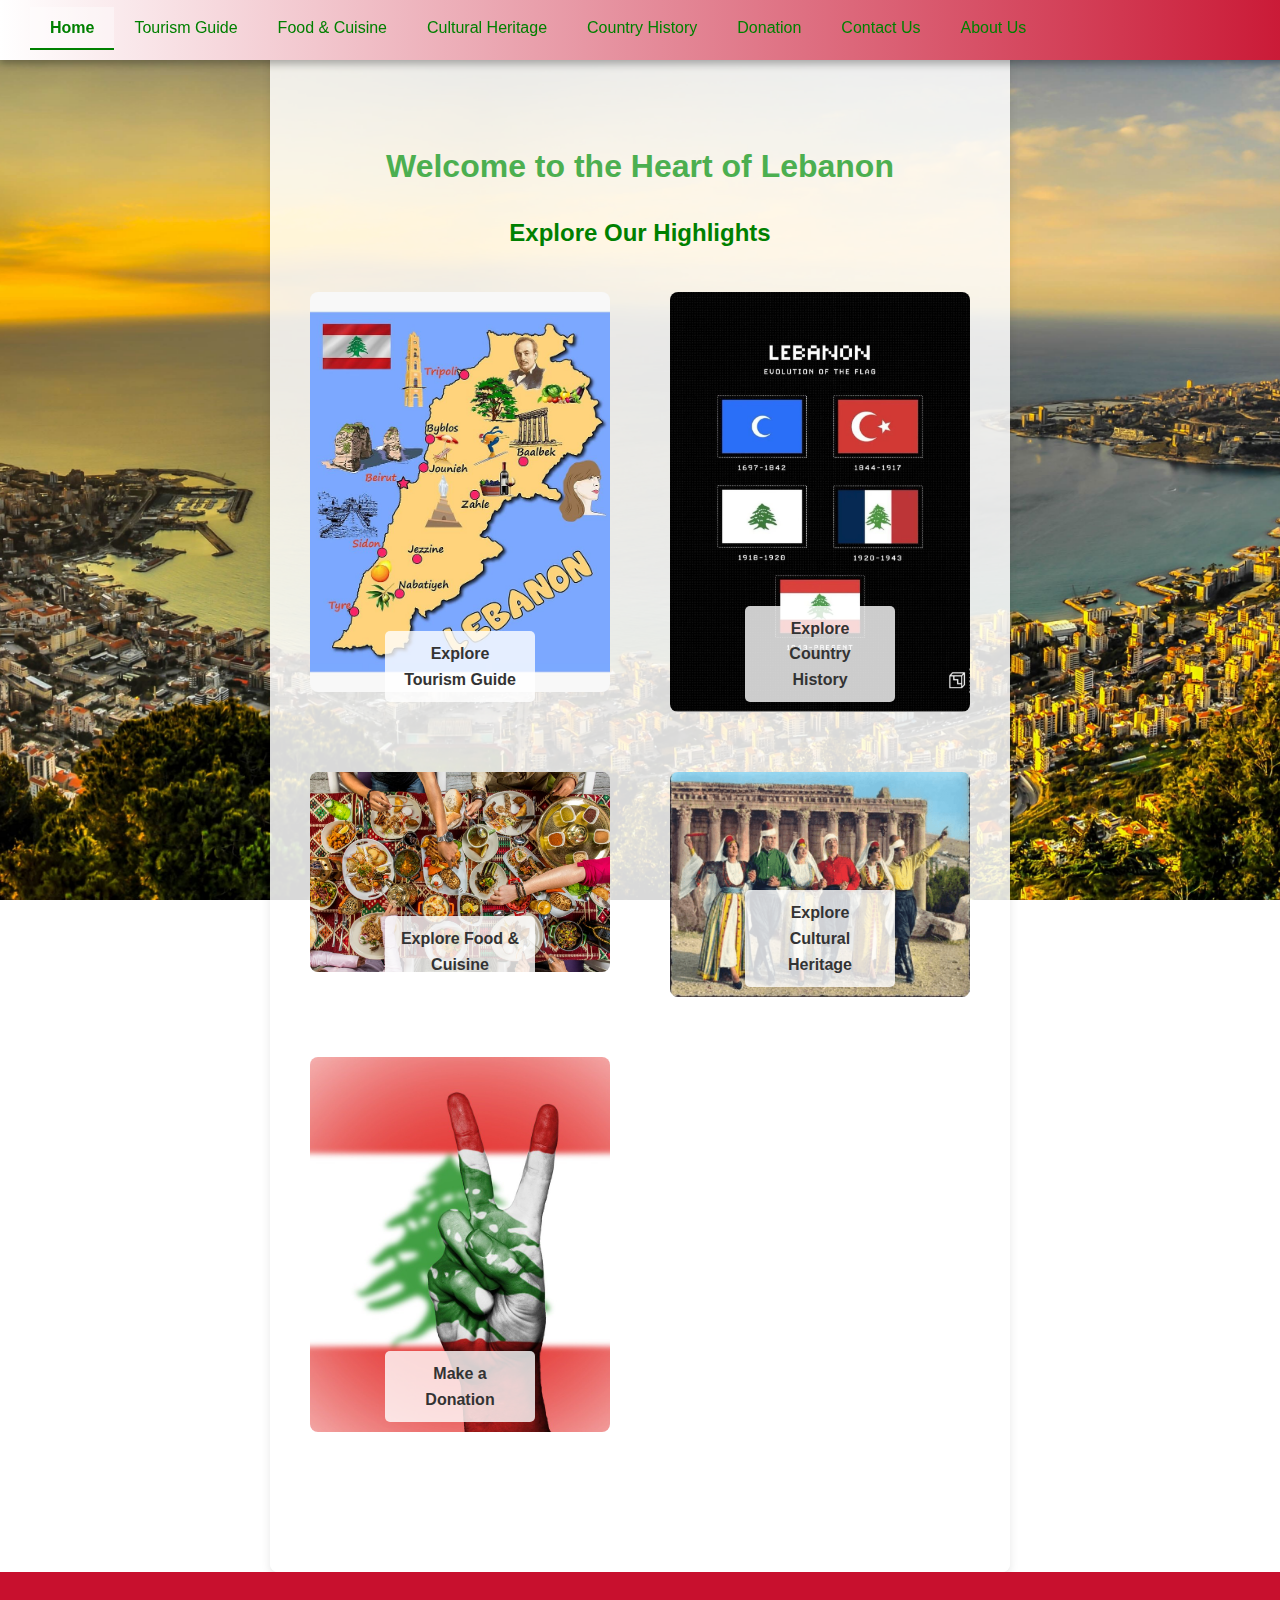
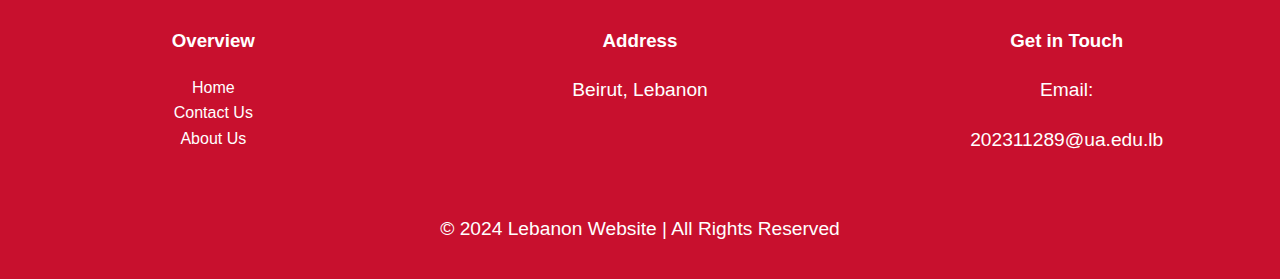
<file: index.html>
<!DOCTYPE html>
<html lang="en">
<head>
    <meta charset="UTF-8">
    <meta name="viewport" content="width=device-width, initial-scale=1.0">
    <link rel="stylesheet" href="styles/style.css">
    <title>Welcome to Lebanon</title>
</head>
<body>
     <header>
<nav aria-label="Main navigation">
<ul>

<li><a href="index.html" class="active" >Home</a></li>
<li>
<a href="pages/tourism-guide.html">Tourism Guide</a>
<ul class="sub-menu">
<li><a href="pages/tourism-guide.html#must-see-destinations">Must-See Destinations</a></li>
<li><a href="pages/tourism-guide.html#historical-sites">Historical Sites</a></li>
<li><a href="pages/tourism-guide.html#outdoor-adventures">Outdoor Adventures</a></li>
<li><a href="pages/tourism-guide.html#tourism-videos">Videos</a></li>
</ul>
</li>
<li>
<a href="pages/food-cuisine.html">Food & Cuisine</a>
<ul class="sub-menu">
<li><a href="pages/food-cuisine.html#food">Food Dishes</a></li>
<li><a href="pages/food-cuisine.html#drinks">Drinks</a></li>
<li><a href="pages/food-cuisine.html#food-preparation-videos">Food Preparation Videos</a></li>
</ul>
</li>
<li>
<a href="pages/cultural-heritage.html">Cultural Heritage</a>
<ul class="sub-menu">
<li><a href="pages/cultural-heritage.html#traditional-festivals">Traditional Festivals</a></li>
<li><a href="pages/cultural-heritage.html#traditional-crafts">Traditional Crafts and Clothing</a></li>
</ul>
</li>
<li>
<a href="pages/country-history.html">Country History</a>
<ul class="sub-menu">
<li><a href="pages/country-history.html#ottoman-empire">Ottoman Empire (1516–1918)</a></li>
<li><a href="pages/country-history.html#french-mandate">French Mandate (1920–1943)</a></li>
<li><a href="pages/country-history.html#independence">Independence from France (1943)</a></li>
<li><a href="pages/country-history.html#civil-war">Lebanese Civil War (1975–1990)</a></li>
<li><a href="pages/country-history.html#israel-conflict-2006">Israel-Lebanon Conflict (2006)</a></li>
<li><a href="pages/country-history.html#lebanese-protests">Lebanese Protests (October 17, 2019)</a></li>
<li><a href="pages/country-history.html#beirut-port-explosion">Beirut Port Explosion (August 4, 2020)</a></li>
<li><a href="pages/country-history.html#israel-conflict-2024">Israel-Lebanon Conflict (2024)</a></li>
</ul>
</li>
<li>
<a href="pages/donation.html">Donation</a>
</li>
<li><a href="pages/contact.html">Contact Us</a></li>
<li><a href="pages/about.html">About Us</a></li>

</ul>
</nav>
</header>

    
    <main>
        <h1>Welcome to the Heart of Lebanon</h1>
		<h2>Explore Our Highlights</h2>
       <section class="sliding-sections">
    
    <article class="image-link-container">
        <a href="pages/tourism-guide.html" class="image-link">
            <img src="images/tourism.jpg" alt="Tourism Guide" class="link-image">
            <span class="image-button">Explore Tourism Guide</span>
        </a>
    </article>
    <article class="image-link-container">
        <a href="pages/country-history.html" class="image-link">
            <img src="images/history.jpg" alt="Lebanese History" class="link-image">
            <span class="image-button">Explore Country History</span>
        </a>
    </article>
    <article class="image-link-container">
        <a href="pages/food-cuisine.html" class="image-link">
            <img src="images/food.jpg" alt="Lebanese Cuisine" class="link-image">
            <span class="image-button">Explore Food & Cuisine</span>
        </a>
    </article>
    <article class="image-link-container">
        <a href="pages/cultural-heritage.html" class="image-link">
            <img src="images/cultural-heritage.jpg" alt="Cultural Heritage" class="link-image">
            <span class="image-button">Explore Cultural Heritage</span>
        </a>
    </article>
    <article class="image-link-container">
        <a href="pages/donation.html" class="image-link">
            <img src="images/donation.jpg" alt="Donation" class="link-image">
            <span class="image-button">Make a Donation</span>
        </a>
    </article>
</section>


    </main>
    
<footer>
    <div class="footer-content">
        <div class="footer-overview">
            <h3>Overview</h3>
            <ul>
                <li><a href="index.html">Home</a></li>
                <li><a href="pages/contact.html">Contact Us</a></li>
                <li><a href="pages/about.html">About Us</a></li>
                
            </ul>
        </div>

        <div class="footer-address">
            <h3>Address</h3>
            <p>Beirut, Lebanon</p>
        </div>

        <div class="footer-contact">
            <h3>Get in Touch</h3>
            <div class="contact-info">
                <div class="contact-email">
                    <p>Email:</p>
                    <p><a href="mailto:202311289@ua.edu.lb">202311289@ua.edu.lb</a></p>
                </div>
              
            </div>
        </div>
    </div>
    <p>&copy; 2024 Lebanon Website | All Rights Reserved</p>
</footer>






</body>
</html>
</file>
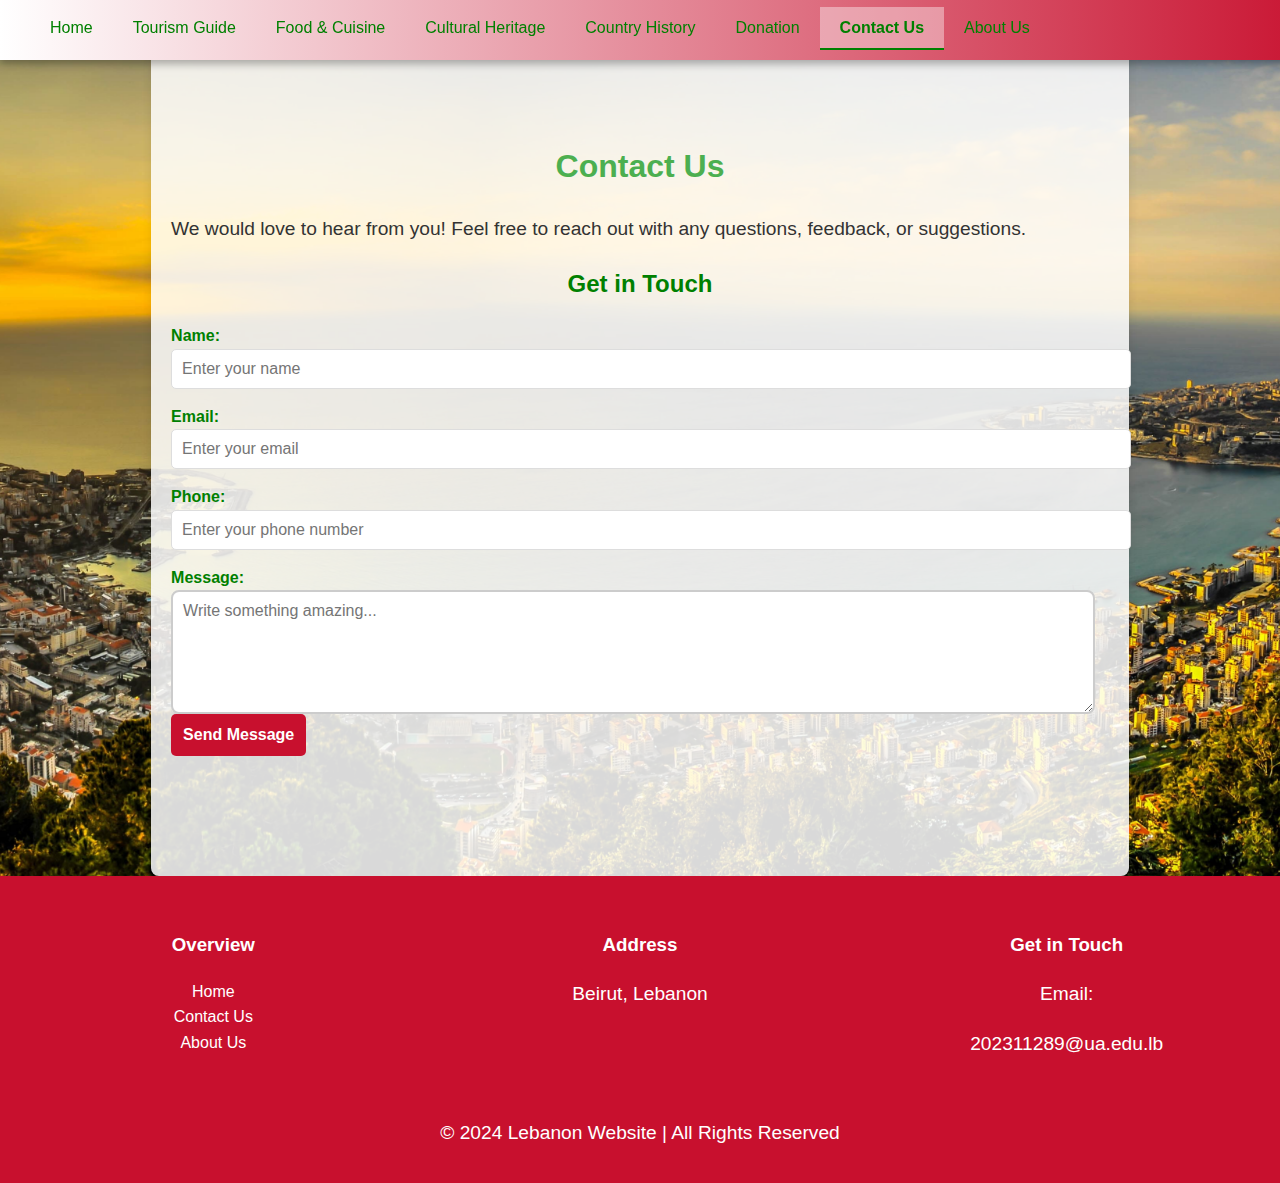
<file: pages/contact.html>
<!DOCTYPE html>
<html lang="en">
<head>
<meta charset="UTF-8">
<meta name="viewport" content="width=device-width, initial-scale=1.0">
<meta name="description" content="Contact our team to learn more about Lebanese culture, history, and the beauty of Lebanon. Get in touch for any questions or feedback.">
<link rel="stylesheet" href="../styles/style.css">
<title>Contact Us - Lebanon</title>
</head>
<body>
<header>
<nav aria-label="Main navigation">
<ul>

<li><a href="../index.html">Home</a></li>
<li>
<a href="tourism-guide.html">Tourism Guide</a>
<ul class="sub-menu">
<li><a href="tourism-guide.html#must-see-destinations">Must-See Destinations</a></li>
<li><a href="tourism-guide.html#historical-sites">Historical Sites</a></li>
<li><a href="tourism-guide.html#outdoor-adventures">Outdoor Adventures</a></li>
<li><a href="tourism-guide.html#tourism-videos">Videos</a></li>
</ul>
</li>
<li>
<a href="food-cuisine.html">Food & Cuisine</a>
<ul class="sub-menu">
<li><a href="food-cuisine.html#food">Food Dishes</a></li>
<li><a href="food-cuisine.html#drinks">Drinks</a></li>
<li><a href="food-cuisine.html#food-preparation-videos">Food Preparation Videos</a></li>
</ul>
</li>

<li>
<a href="cultural-heritage.html">Cultural Heritage</a>
<ul class="sub-menu">
<li><a href="cultural-heritage.html#traditional-festivals">Traditional Festivals</a></li>
<li><a href="cultural-heritage.html#traditional-crafts">Traditional Crafts and Clothing</a></li>
</ul>
</li>
<li>
<a href="country-history.html">Country History</a>
<ul class="sub-menu">
<li><a href="country-history.html#ottoman-empire">Ottoman Empire (1516–1918)</a></li>
<li><a href="country-history.html#french-mandate">French Mandate (1920–1943)</a></li>
<li><a href="country-history.html#independence">Independence from France (1943)</a></li>
<li><a href="country-history.html#civil-war">Lebanese Civil War (1975–1990)</a></li>
<li><a href="country-history.html#israel-conflict-2006">Israel-Lebanon Conflict (2006)</a></li>
<li><a href="country-history.html#lebanese-protests">Lebanese Protests (October 17, 2019)</a></li>
<li><a href="country-history.html#beirut-port-explosion">Beirut Port Explosion (August 4, 2020)</a></li>
<li><a href="country-history.html#israel-conflict-2024">Israel-Lebanon Conflict (2024)</a></li>
</ul>
</li>
<li>
<a href="pages/donation.html">Donation</a>
</li>
<li><a href="contact.html" class="active">Contact Us</a></li> <!-- Active link added here -->
<li><a href="about.html">About Us</a></li>

</ul>
</nav>
</header>
<main>
<h1>Contact Us</h1>
<p>We would love to hear from you! Feel free to reach out with any questions, feedback, or suggestions.</p>
<section class="contact-section">
<h2>Get in Touch</h2>
<div class="form-container">
<form  action="../index.html" method="post">
<!-- Name Field -->
<label for="name">Name:</label>
<input type="text" id="name" name="name" placeholder="Enter your name" required>
<!-- Email Field -->
<label for="email">Email:</label>
<input type="email" id="email" name="email" placeholder="Enter your email" required>
<!-- Phone Field -->
<label for="phone">Phone:</label>
<input type="text" id="phone" name="phone" placeholder="Enter your phone number">
<!-- Message Field -->
<label for="message">Message:</label><br>
<textarea id="message" placeholder="Write something amazing..."></textarea>

 
<!-- Submit Button -->
<input type="submit" value="Send Message">
</form>
</div>
</section>
</main>
<footer>
<div class="footer-content">
<div class="footer-overview">
<h3>Overview</h3>
<ul>
<li><a href="../index.html">Home</a></li>
<li><a href="contact.html">Contact Us</a></li>
<li><a href="about.html">About Us</a></li>

</ul>
</div>
<div class="footer-address">
<h3>Address</h3>
<p>Beirut, Lebanon</p>
</div>
<div class="footer-contact">
<h3>Get in Touch</h3>
<div class="contact-info">
<div class="contact-email">
<p>Email:</p>
<p><a href="mailto:202311289@ua.edu.lb">202311289@ua.edu.lb</a></p>

</div>
</div>
</div>
</div>
<p>&copy; 2024 Lebanon Website | All Rights Reserved</p>
</footer>
 

</body>
</html>
</file>
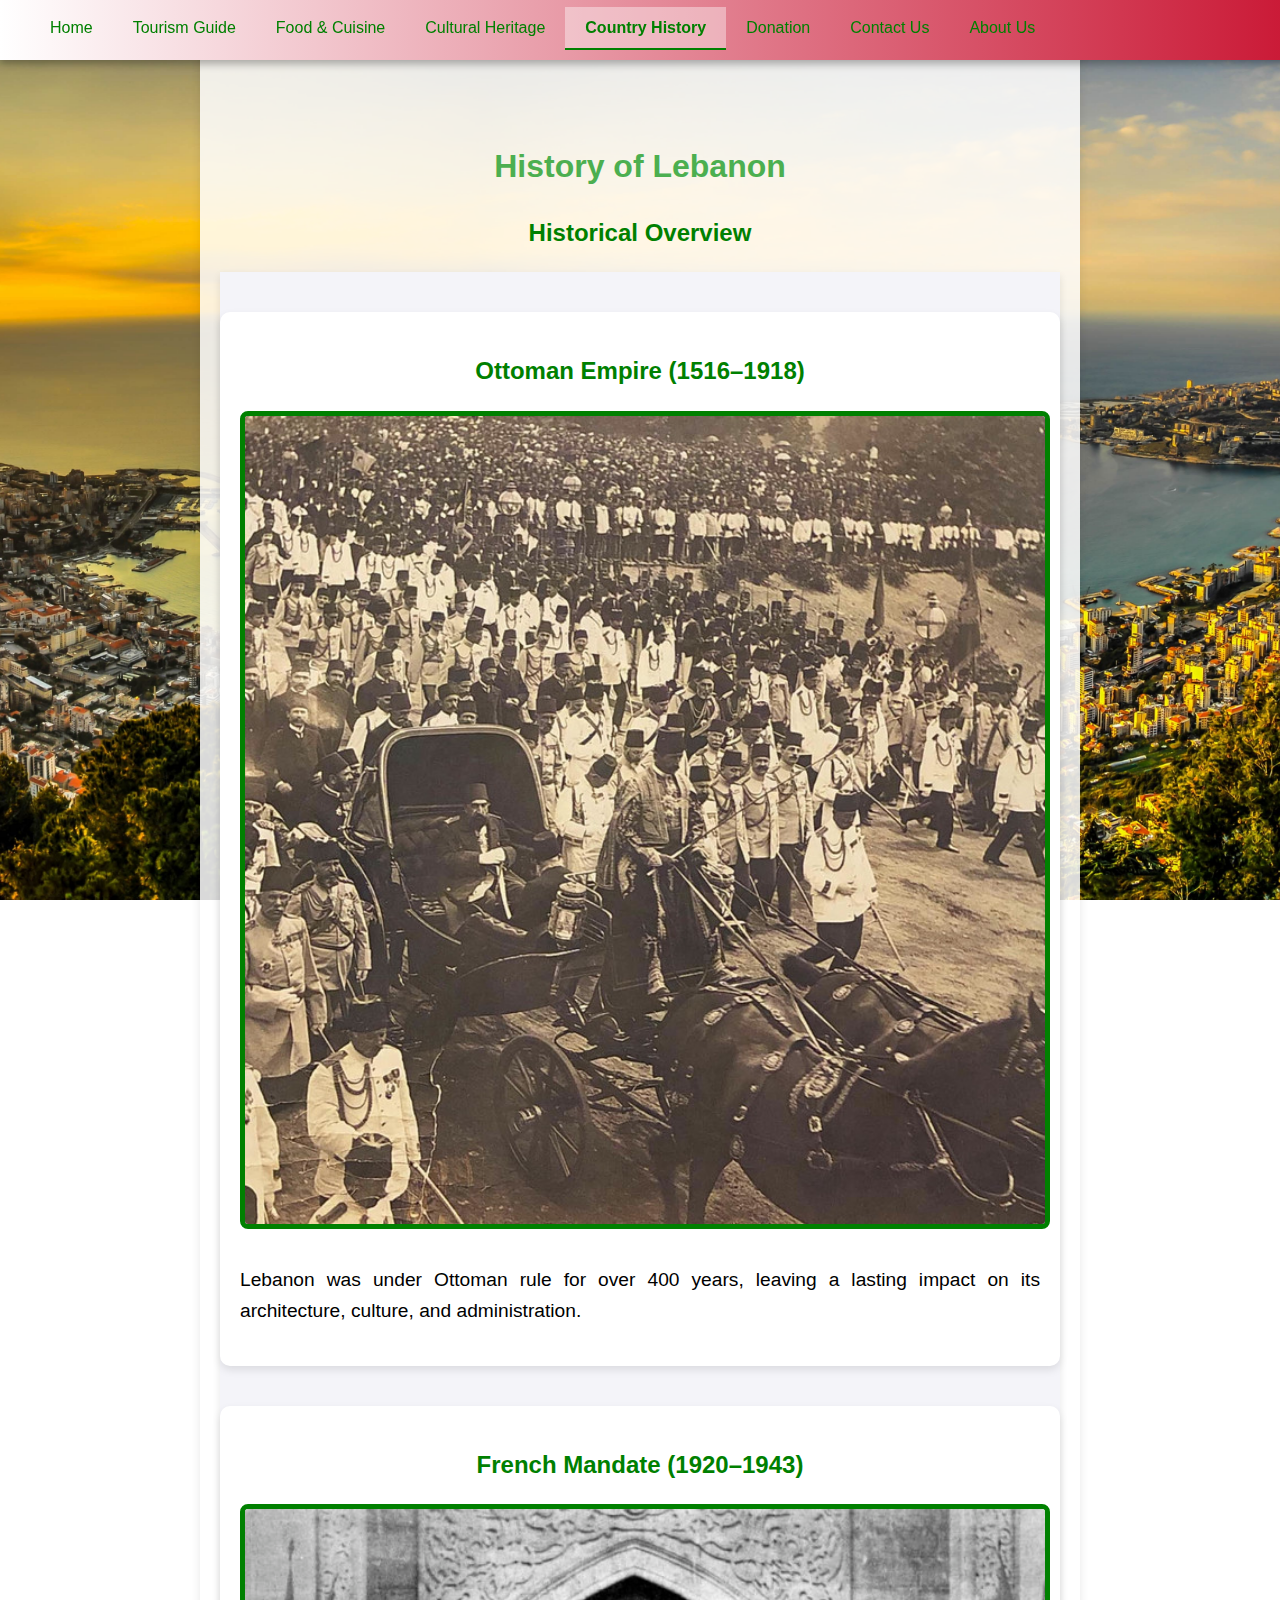
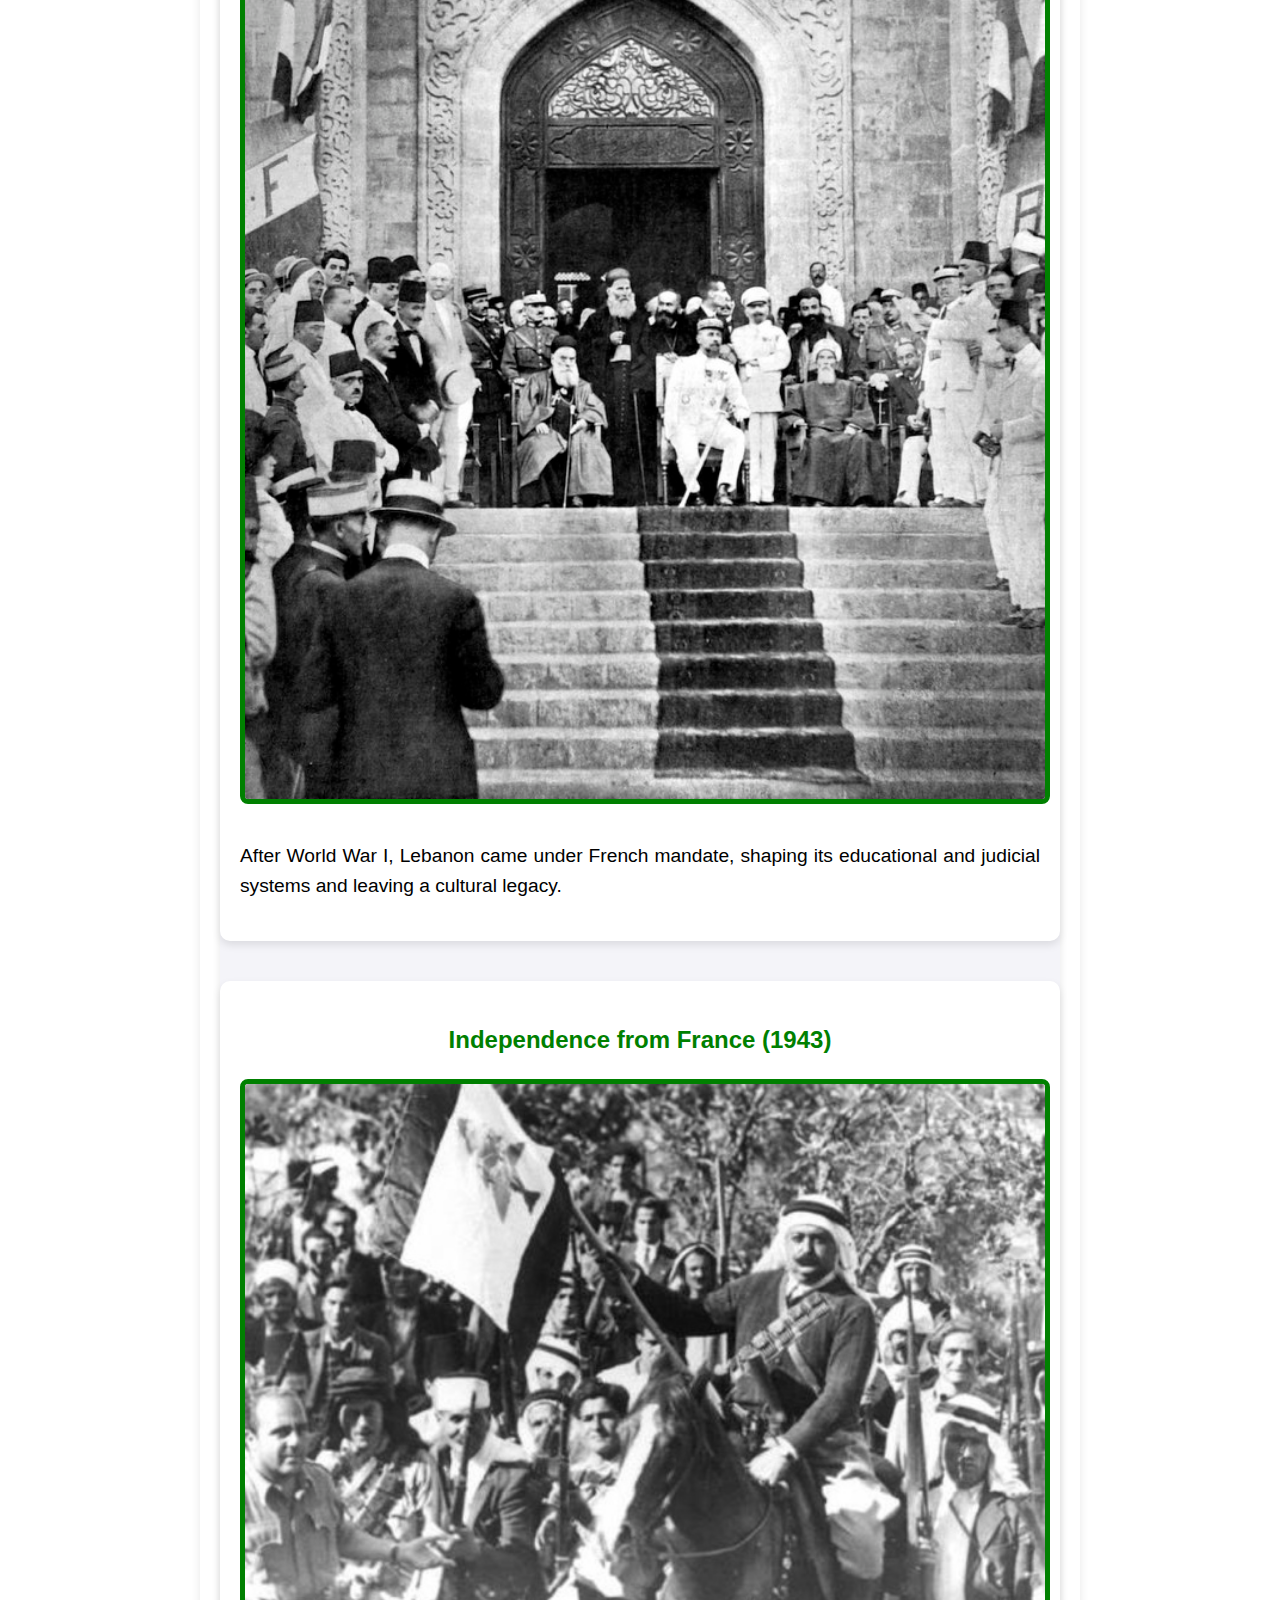
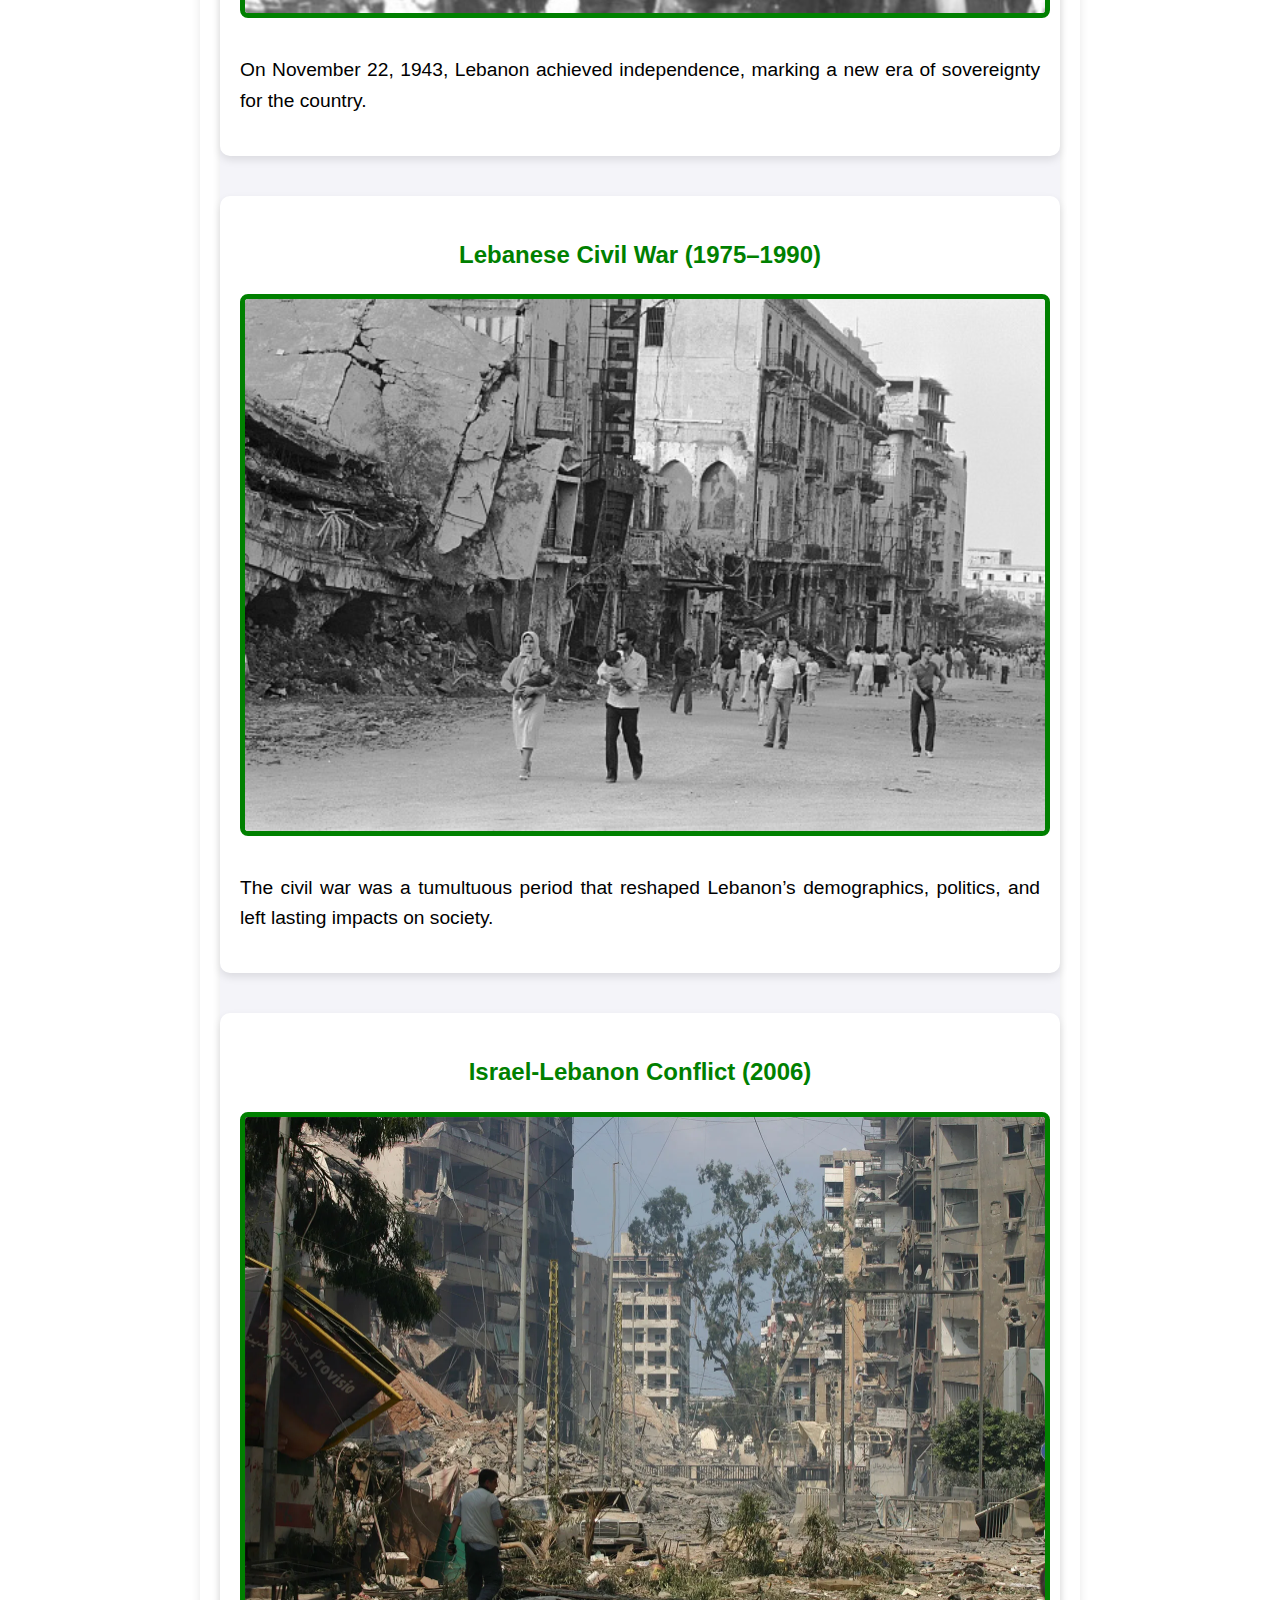
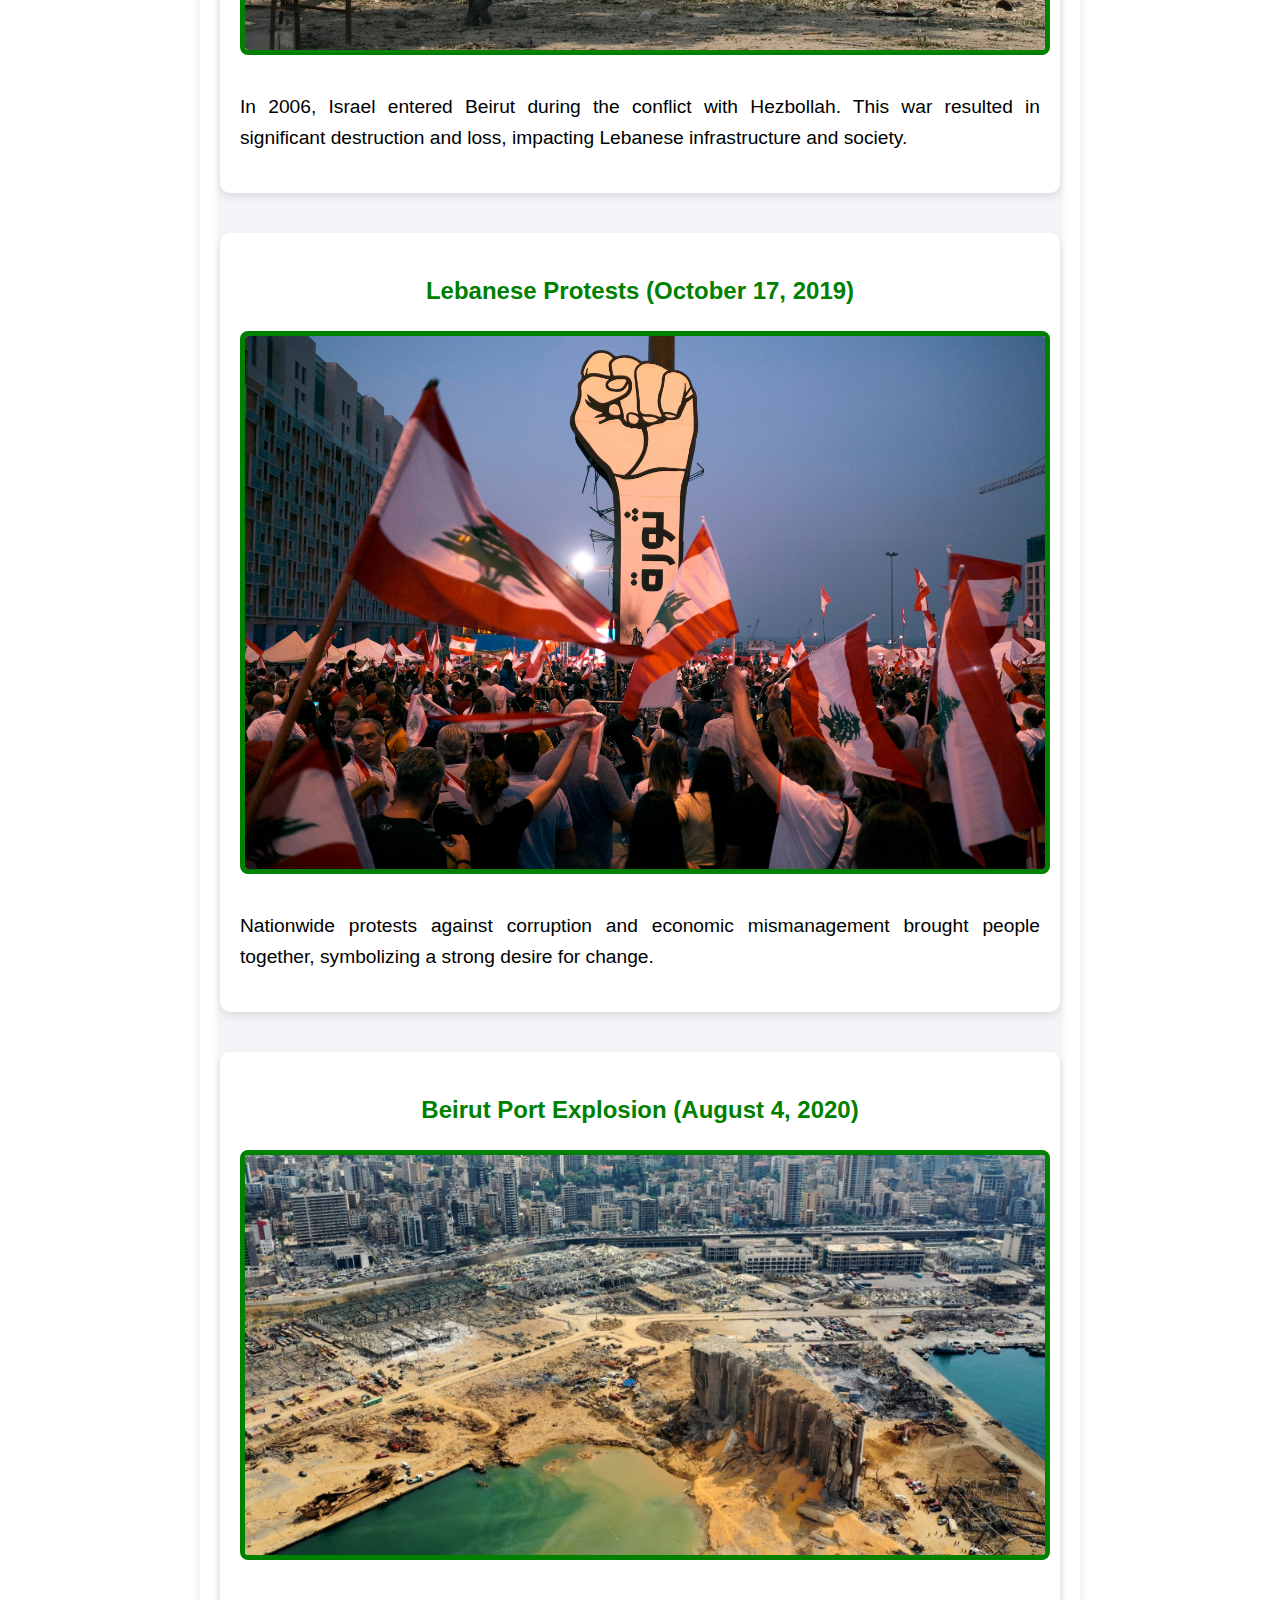
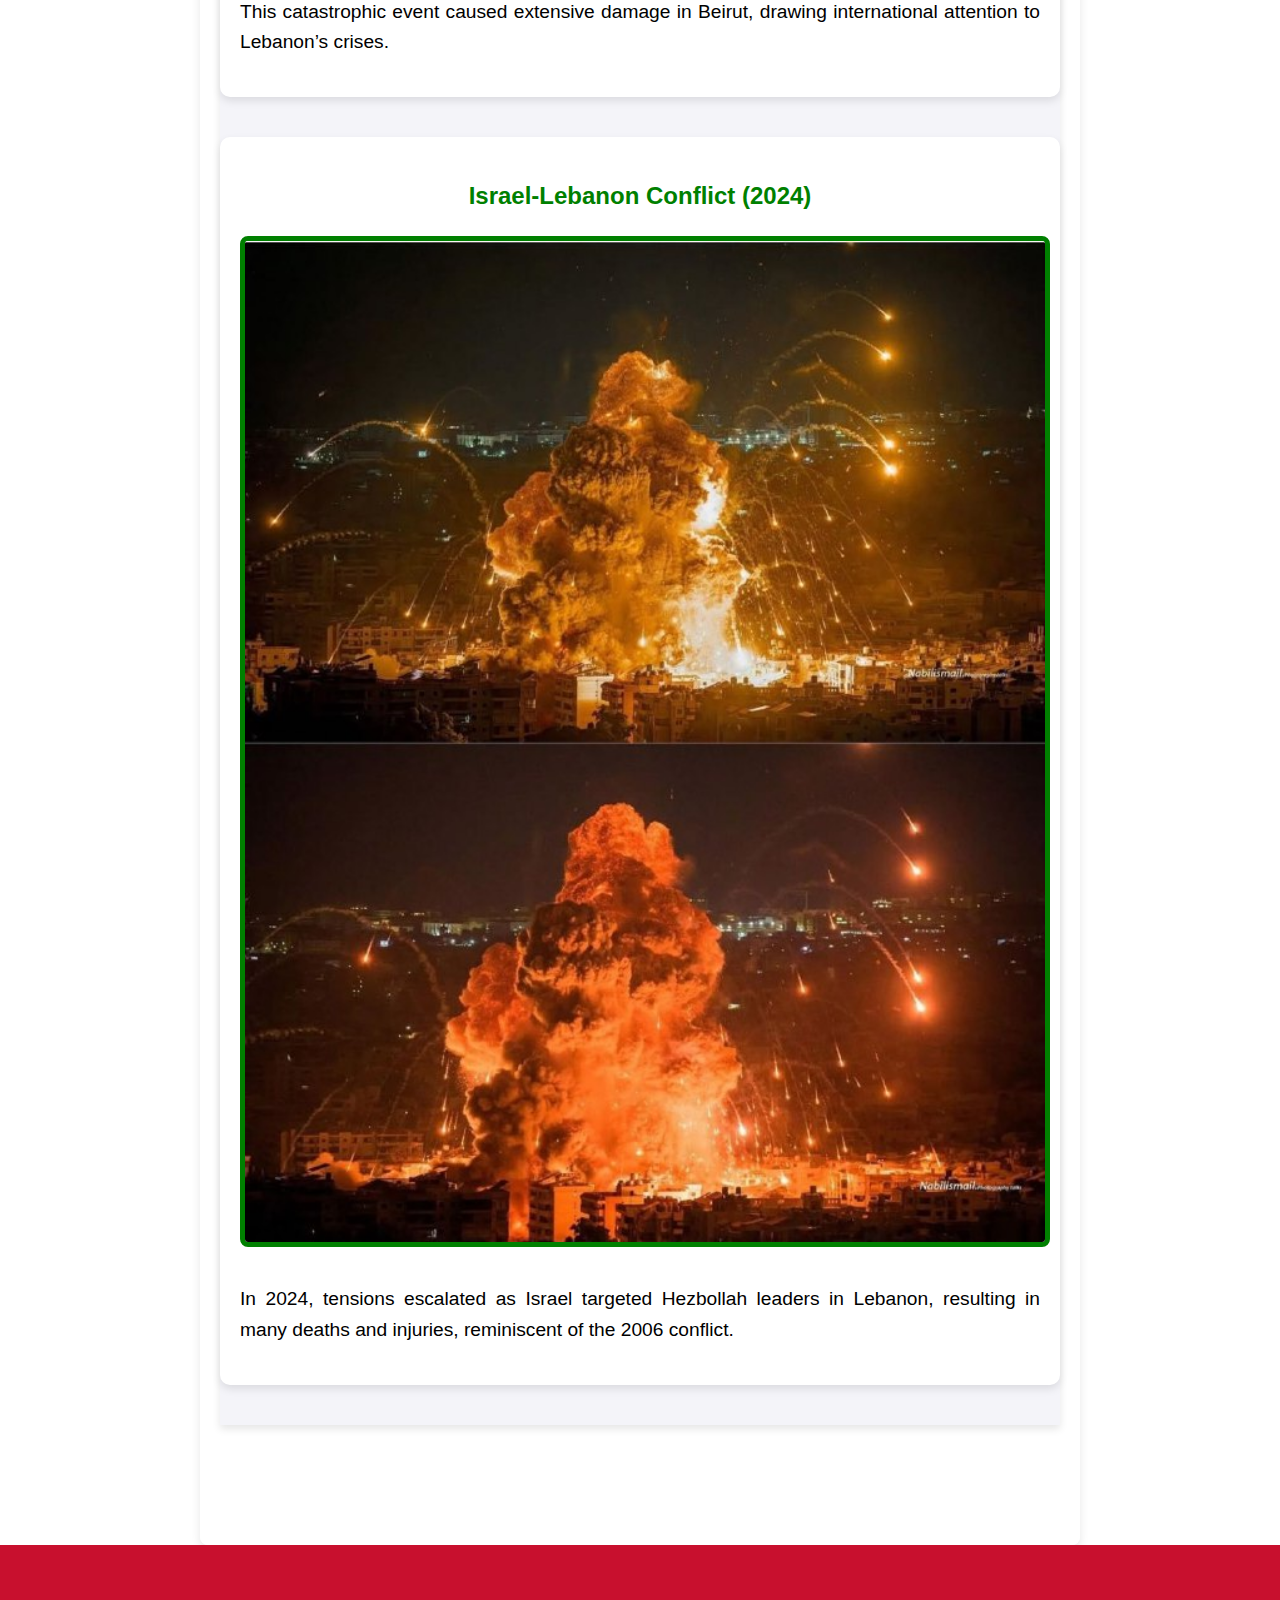
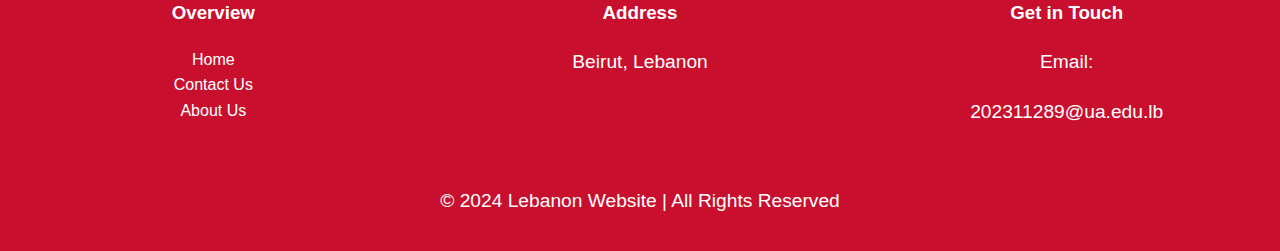
<file: pages/country-history.html>
<!DOCTYPE html>
<html lang="en">
<head>
    <meta charset="UTF-8">
    <meta name="viewport" content="width=device-width, initial-scale=1.0">
    <meta name="description" content="Discover the rich and complex history of Lebanon, including its beautiful past, the impact of war, and the resilience of its people.">
    <link rel="stylesheet" href="../styles/style.css">
    <title>Country History - Lebanon</title>
</head>
<body>
    <header>
<nav aria-label="Main navigation">
<ul>

<li><a href="../index.html">Home</a></li>
<li>
<a href="tourism-guide.html">Tourism Guide</a>
<ul class="sub-menu">
<li><a href="tourism-guide.html#must-see-destinations">Must-See Destinations</a></li>
<li><a href="tourism-guide.html#historical-sites">Historical Sites</a></li>
<li><a href="tourism-guide.html#outdoor-adventures">Outdoor Adventures</a></li>
<li><a href="tourism-guide.html#tourism-videos">Videos</a></li>
</ul>
</li>
<li>
<a href="food-cuisine.html">Food & Cuisine</a>
<ul class="sub-menu">
<li><a href="food-cuisine.html#food">Food Dishes</a></li>
<li><a href="food-cuisine.html#drinks">Drinks</a></li>
<li><a href="food-cuisine.html#food-preparation-videos">Food Preparation Videos</a></li>
</ul>
</li>
<li>
<a href="cultural-heritage.html">Cultural Heritage</a>
<ul class="sub-menu">
<li><a href="cultural-heritage.html#traditional-festivals">Traditional Festivals</a></li>
<li><a href="cultural-heritage.html#traditional-crafts">Traditional Crafts and Clothing</a></li>
</ul>
</li>
<li>
<a href="country-history.html" class="active">Country History</a> <!-- Active link for the main nav -->
<ul class="sub-menu">
<li><a href="country-history.html#ottoman-empire" >Ottoman Empire (1516–1918)</a></li>
<li><a href="country-history.html#french-mandate">French Mandate (1920–1943)</a></li>
<li><a href="country-history.html#independence">Independence from France (1943)</a></li>
<li><a href="country-history.html#civil-war">Lebanese Civil War (1975–1990)</a></li>
<li><a href="country-history.html#israel-conflict-2006">Israel-Lebanon Conflict (2006)</a></li>
<li><a href="country-history.html#lebanese-protests">Lebanese Protests (October 17, 2019)</a></li>
<li><a href="country-history.html#beirut-port-explosion">Beirut Port Explosion (August 4, 2020)</a></li>
<li><a href="country-history.html#israel-conflict-2024">Israel-Lebanon Conflict (2024)</a></li>
</ul>
</li>
<li>
<a href="pages/donation.html">Donation</a>
</li>
<li><a href="contact.html">Contact Us</a></li>
<li><a href="about.html">About Us</a></li>

</ul>
</nav>
</header>
    <main>
<h1>History of Lebanon</h1>
 
    <section>
<h2>Historical Overview</h2>
<div class="container">
<!-- Ottoman Empire Period -->
<div class="event" id="ottoman-empire">
<h2>Ottoman Empire (1516–1918)</h2>
<img src="../images/ottoman.jpg" alt="Ottoman Empire in Lebanon">
<p>Lebanon was under Ottoman rule for over 400 years, leaving a lasting impact on its architecture, culture, and administration.</p>
</div>
 
            <!-- French Mandate -->
<div class="event" id="french-mandate">
<h2>French Mandate (1920–1943)</h2>
<img src="../images/frenchmand.jpg" alt="French Mandate in Lebanon">
<p>After World War I, Lebanon came under French mandate, shaping its educational and judicial systems and leaving a cultural legacy.</p>
</div>
 
            <!-- Independence from France -->
<div class="event" id="independence">
<h2>Independence from France (1943)</h2>
<img src="../images/Lebanon_Independence.jpg" alt="Independence from France">
<p>On November 22, 1943, Lebanon achieved independence, marking a new era of sovereignty for the country.</p>
</div>
 
            <!-- Lebanese Civil War -->
<div class="event" id="civil-war">
<h2>Lebanese Civil War (1975–1990)</h2>
<img src="../images/civilwar.jpg" alt="Lebanese Civil War">
<p>The civil war was a tumultuous period that reshaped Lebanon’s demographics, politics, and left lasting impacts on society.</p>
</div>
 
            <!-- Israel-Lebanon Conflict (2006) -->
<div class="event" id="israel-conflict-2006">
<h2>Israel-Lebanon Conflict (2006)</h2>
<img src="../images/2006war.jpg" alt="Israel-Lebanon Conflict 2006">
<p>In 2006, Israel entered Beirut during the conflict with Hezbollah. This war resulted in significant destruction and loss, impacting Lebanese infrastructure and society.</p>
</div>
 
            <!-- Lebanese Protests -->
<div class="event" id="lebanese-protests">
<h2>Lebanese Protests (October 17, 2019)</h2>
<img src="../images/2019rev.jpg" alt="Lebanese Protests">
<p>Nationwide protests against corruption and economic mismanagement brought people together, symbolizing a strong desire for change.</p>
</div>
 
            <!-- Beirut Port Explosion -->
<div class="event" id="beirut-port-explosion">
<h2>Beirut Port Explosion (August 4, 2020)</h2>
<img src="../images/portexplo.jpg" alt="Beirut Port Explosion">
<p>This catastrophic event caused extensive damage in Beirut, drawing international attention to Lebanon’s crises.</p>
</div>
 
            <!-- Israel-Lebanon Conflict (2024) -->
<div class="event" id="israel-conflict-2024">
<h2>Israel-Lebanon Conflict (2024)</h2>
<img src="../images/2024war.jpg" alt="Israel-Lebanon Conflict 2024">
<p>In 2024, tensions escalated as Israel targeted Hezbollah leaders in Lebanon, resulting in many deaths and injuries, reminiscent of the 2006 conflict.</p>
</div>
</div>
</section>
</main>
<footer>
    <div class="footer-content">
        <div class="footer-overview">
            <h3>Overview</h3>
            <ul>
                <li><a href="../index.html">Home</a></li>
                <li><a href="contact.html">Contact Us</a></li>
                <li><a href="about.html">About Us</a></li>
           
            </ul>
        </div>

        <div class="footer-address">
            <h3>Address</h3>
            <p>Beirut, Lebanon</p>
        </div>

        <div class="footer-contact">
            <h3>Get in Touch</h3>
            <div class="contact-info">
                <div class="contact-email">
                    <p>Email:</p>
                    <p><a href="mailto:202311289@ua.edu.lb">202311289@ua.edu.lb</a></p>
                  
                </div>
              
            </div>
        </div>
    </div>
    <p>&copy; 2024 Lebanon Website | All Rights Reserved</p>
</footer>

</body>
</html>
</file>
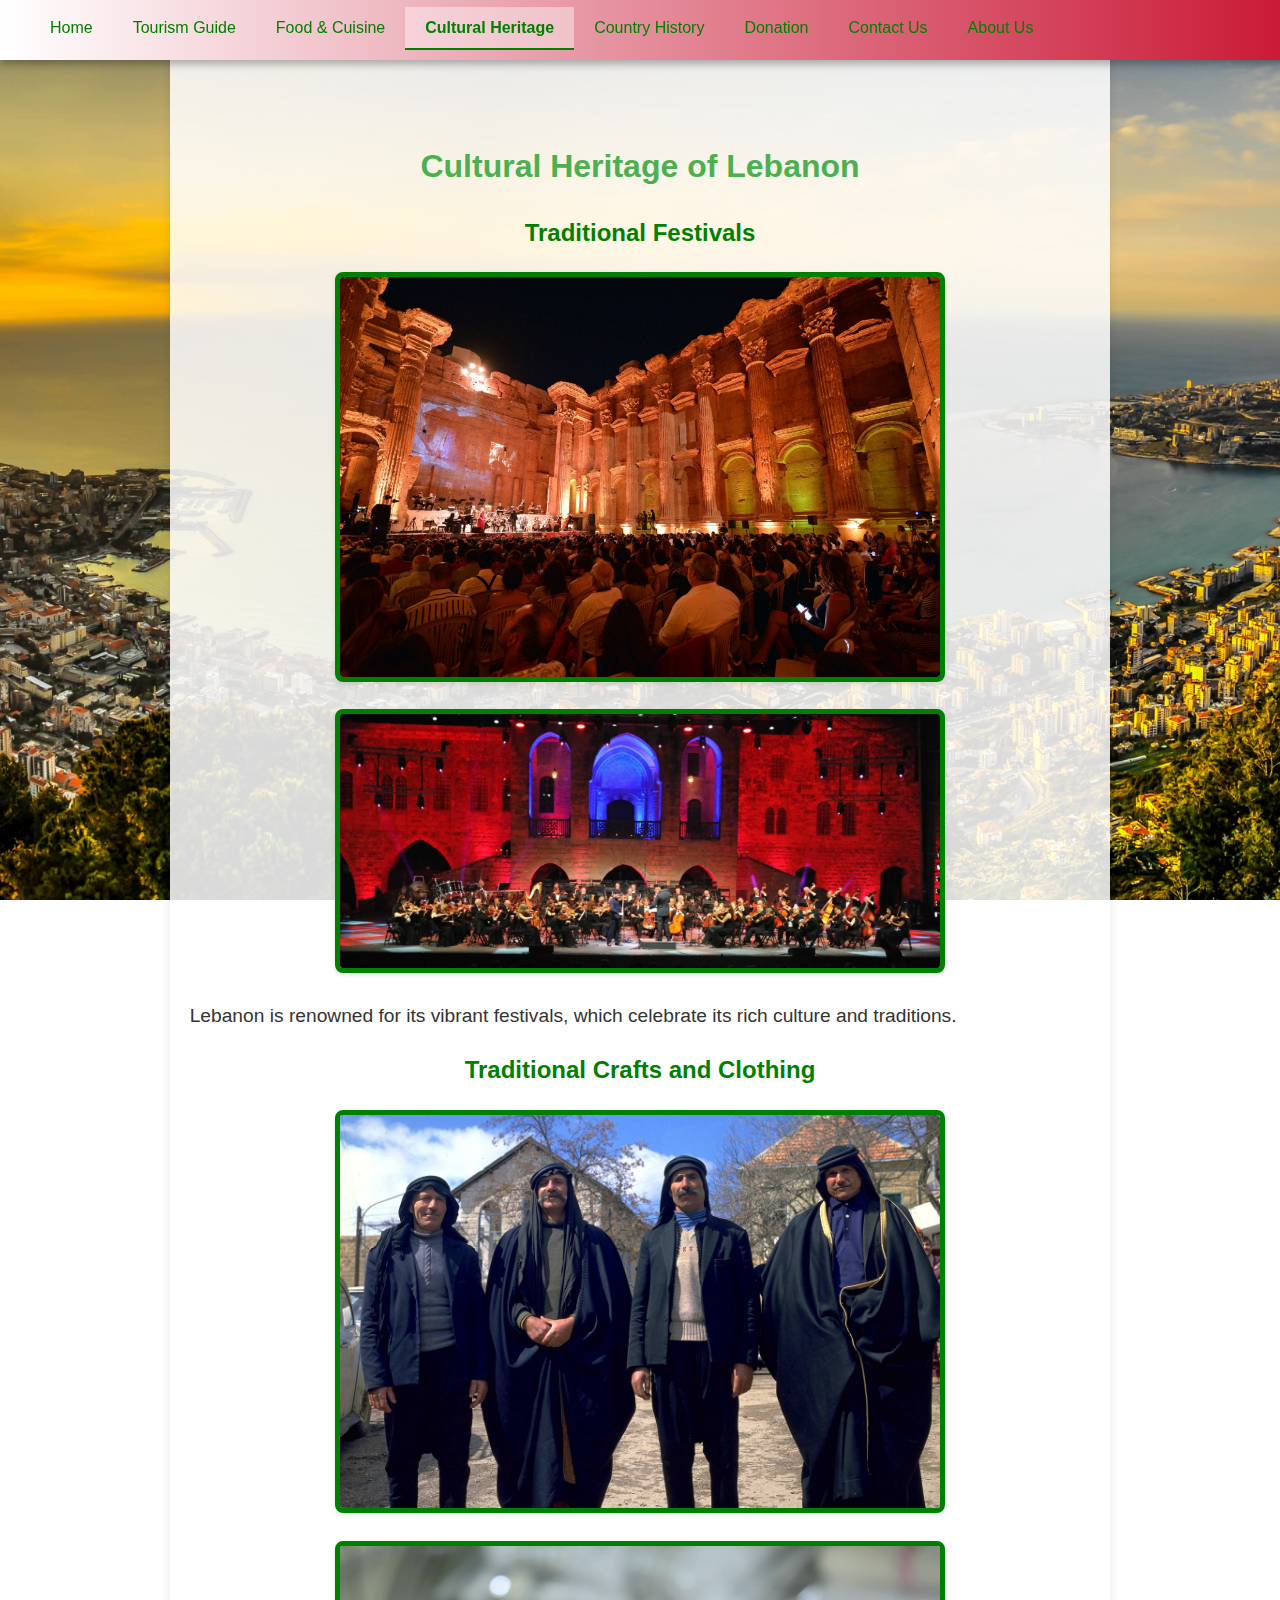
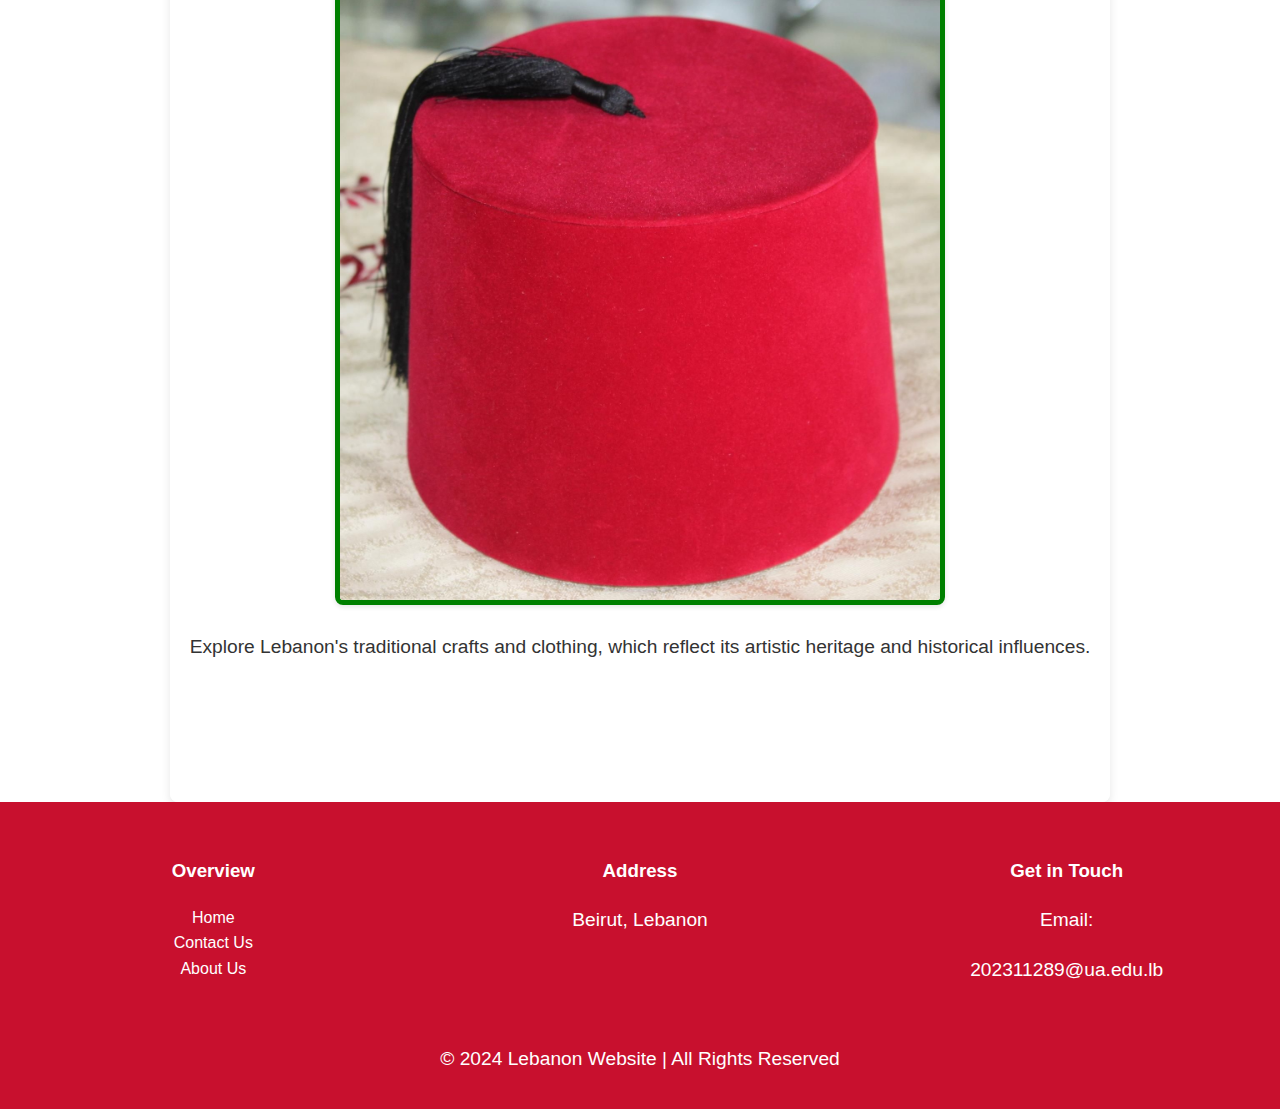
<file: pages/cultural-heritage.html>
<!DOCTYPE html>
<html lang="en">
<head>
    <meta charset="UTF-8">
    <meta name="viewport" content="width=device-width, initial-scale=1.0">
    <meta name="description" content="Discover the cultural heritage of Lebanon, including its traditional festivals, crafts, clothing, and historical sites.">
    <link rel="stylesheet" href="../styles/style.css">
    <title>Cultural Heritage - Lebanon</title>
</head>
<body>
   <header>
<nav aria-label="Main navigation">
<ul>

<li><a href="../index.html">Home</a></li>
<li>
<a href="tourism-guide.html">Tourism Guide</a>
<ul class="sub-menu">
<li><a href="tourism-guide.html#must-see-destinations">Must-See Destinations</a></li>
<li><a href="tourism-guide.html#historical-sites">Historical Sites</a></li>
<li><a href="tourism-guide.html#outdoor-adventures">Outdoor Adventures</a></li>
<li><a href="tourism-guide.html#tourism-videos">Videos</a></li>
</ul>
</li>
<li>
<a href="food-cuisine.html">Food & Cuisine</a>
<ul class="sub-menu">
<li><a href="food-cuisine.html#food">Food Dishes</a></li>
<li><a href="food-cuisine.html#drinks">Drinks</a></li>
<li><a href="food-cuisine.html#food-preparation-videos">Food Preparation Videos</a></li>
</ul>
</li>


<li>
<a href="cultural-heritage.html" class="active">Cultural Heritage</a>
<ul class="sub-menu">
<li><a href="cultural-heritage.html#traditional-festivals">Traditional Festivals</a></li>
<li><a href="cultural-heritage.html#traditional-crafts">Traditional Crafts and Clothing</a></li>
</ul>
</li>
<li>
<a href="country-history.html">Country History</a>
<ul class="sub-menu">
<li><a href="country-history.html#ottoman-empire">Ottoman Empire (1516–1918)</a></li>
<li><a href="country-history.html#french-mandate">French Mandate (1920–1943)</a></li>
<li><a href="country-history.html#independence">Independence from France (1943)</a></li>
<li><a href="country-history.html#civil-war">Lebanese Civil War (1975–1990)</a></li>
<li><a href="country-history.html#israel-conflict-2006">Israel-Lebanon Conflict (2006)</a></li>
<li><a href="country-history.html#lebanese-protests">Lebanese Protests (October 17, 2019)</a></li>
<li><a href="country-history.html#beirut-port-explosion">Beirut Port Explosion (August 4, 2020)</a></li>
<li><a href="country-history.html#israel-conflict-2024">Israel-Lebanon Conflict (2024)</a></li>
</ul>
</li>
<li>
<a href="pages/donation.html">Donation</a>
</li>
<li><a href="contact.html">Contact Us</a></li>
<li><a href="about.html">About Us</a></li>

</ul>
</nav>
</header>
    <main>
<h1>Cultural Heritage of Lebanon</h1>
 
        <section id="traditional-festivals">
<h2>Traditional Festivals</h2>
<div class="gallery">
<div class="image-container">
<img src="../images/traditional Lebanese festival 1.jpg" alt="Traditional Lebanese festival celebration with people in traditional attire" class="styled-image" loading="lazy">
</div>
<div class="image-container">
<img src="../images/traditional Lebanese festival2.jpg" alt="Colorful Lebanese festival scene" class="styled-image" loading="lazy">
</div>
</div>
<p>Lebanon is renowned for its vibrant festivals, which celebrate its rich culture and traditions.</p>
</section>
<section id="traditional-crafts">
<h2>Traditional Crafts and Clothing</h2>
<div class="gallery">
<div class="image-container">
<img src="../images/traditional clothing or crafts1.jpg" alt="Handcrafted Lebanese traditional clothing" class="styled-image" loading="lazy">
</div>
<div class="image-container">
<img src="../images/traditional clothing or crafts2.jpg" alt="Lebanese artisan creating traditional crafts" class="styled-image" loading="lazy">
</div>
</div>
<p>Explore Lebanon's traditional crafts and clothing, which reflect its artistic heritage and historical influences.</p>
</section>
</main>
    <footer>
    <div class="footer-content">
        <div class="footer-overview">
            <h3>Overview</h3>
             <ul>
                <li><a href="../index.html">Home</a></li>
                <li><a href="contact.html">Contact Us</a></li>
                <li><a href="about.html">About Us</a></li>
           
            </ul>
        </div>

        <div class="footer-address">
            <h3>Address</h3>
            <p>Beirut, Lebanon</p>
        </div>

        <div class="footer-contact">
            <h3>Get in Touch</h3>
            <div class="contact-info">
                <div class="contact-email">
                    <p>Email:</p>
                    <p><a href="mailto:202311289@ua.edu.lb">202311289@ua.edu.lb</a></p>
                 
                </div>
              
            </div>
        </div>
    </div>
    <p>&copy; 2024 Lebanon Website | All Rights Reserved</p>
</footer>
	
</body>
</html>
</file>
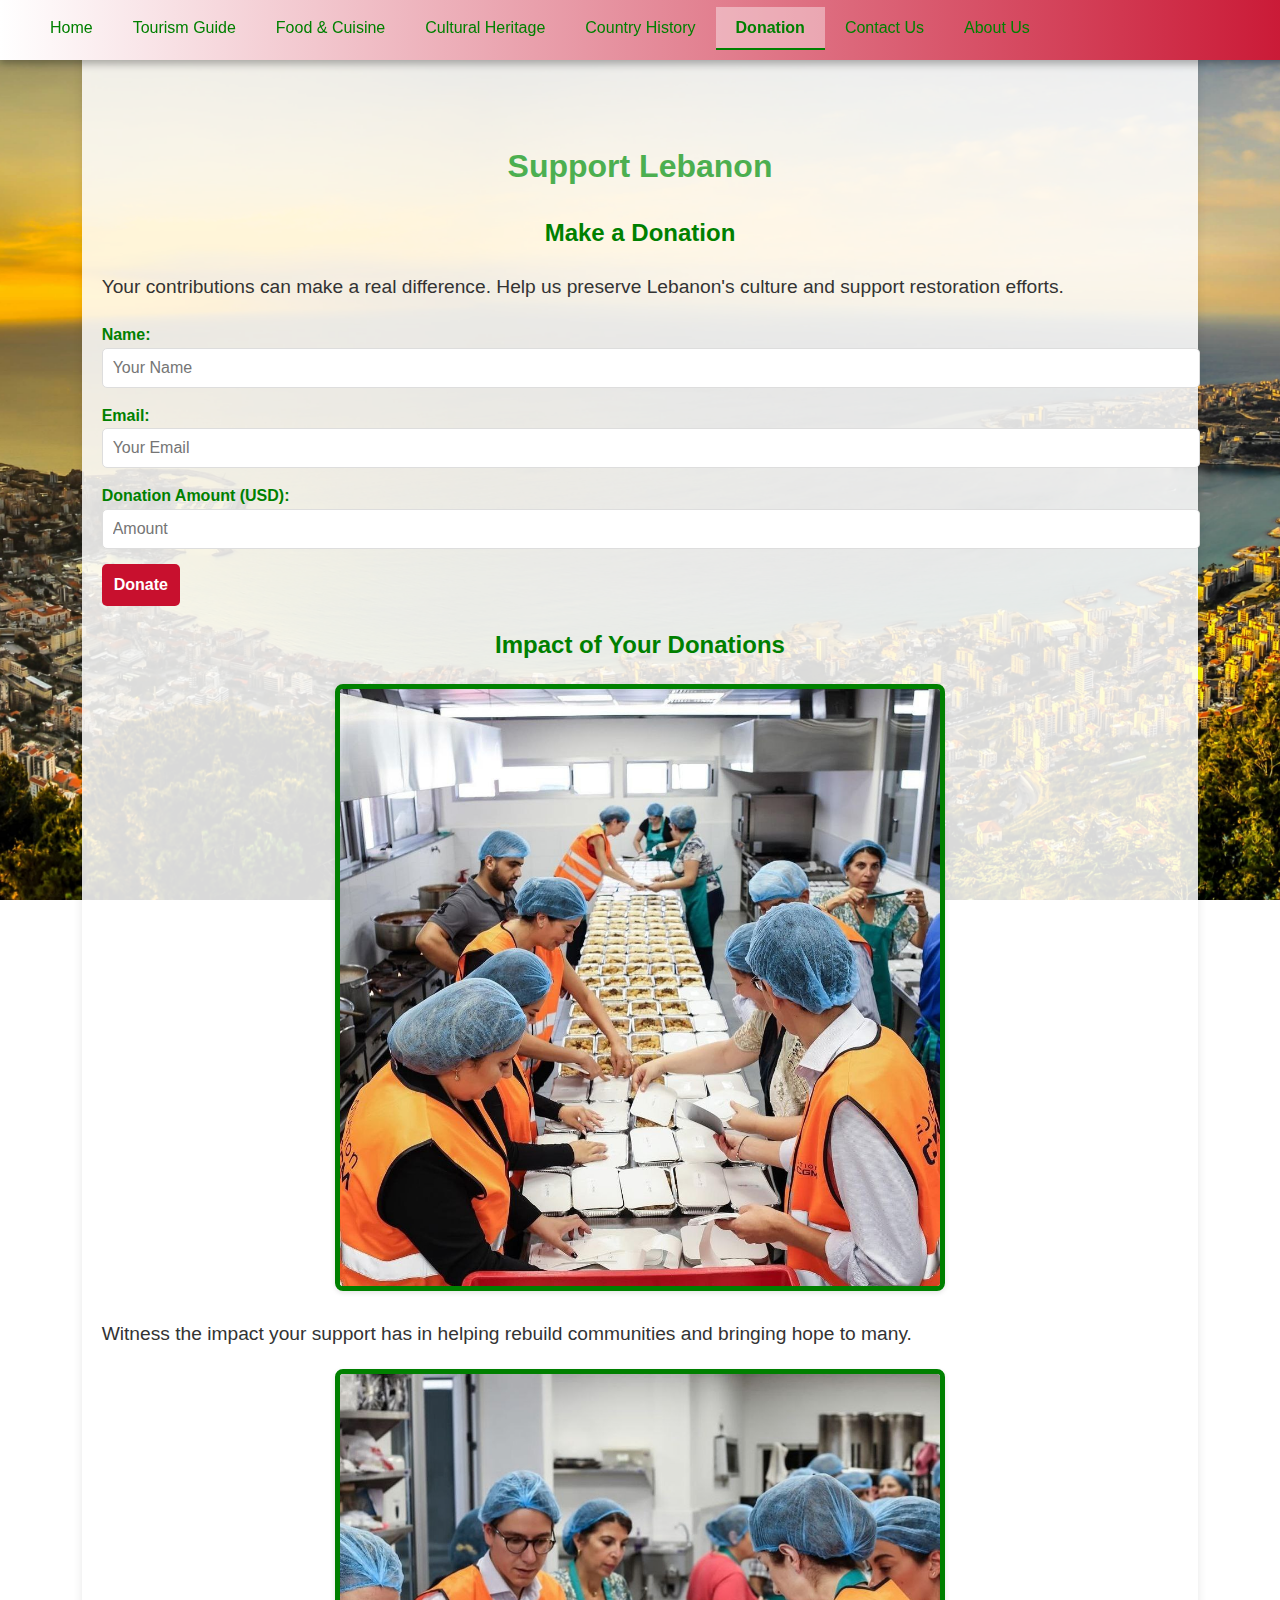
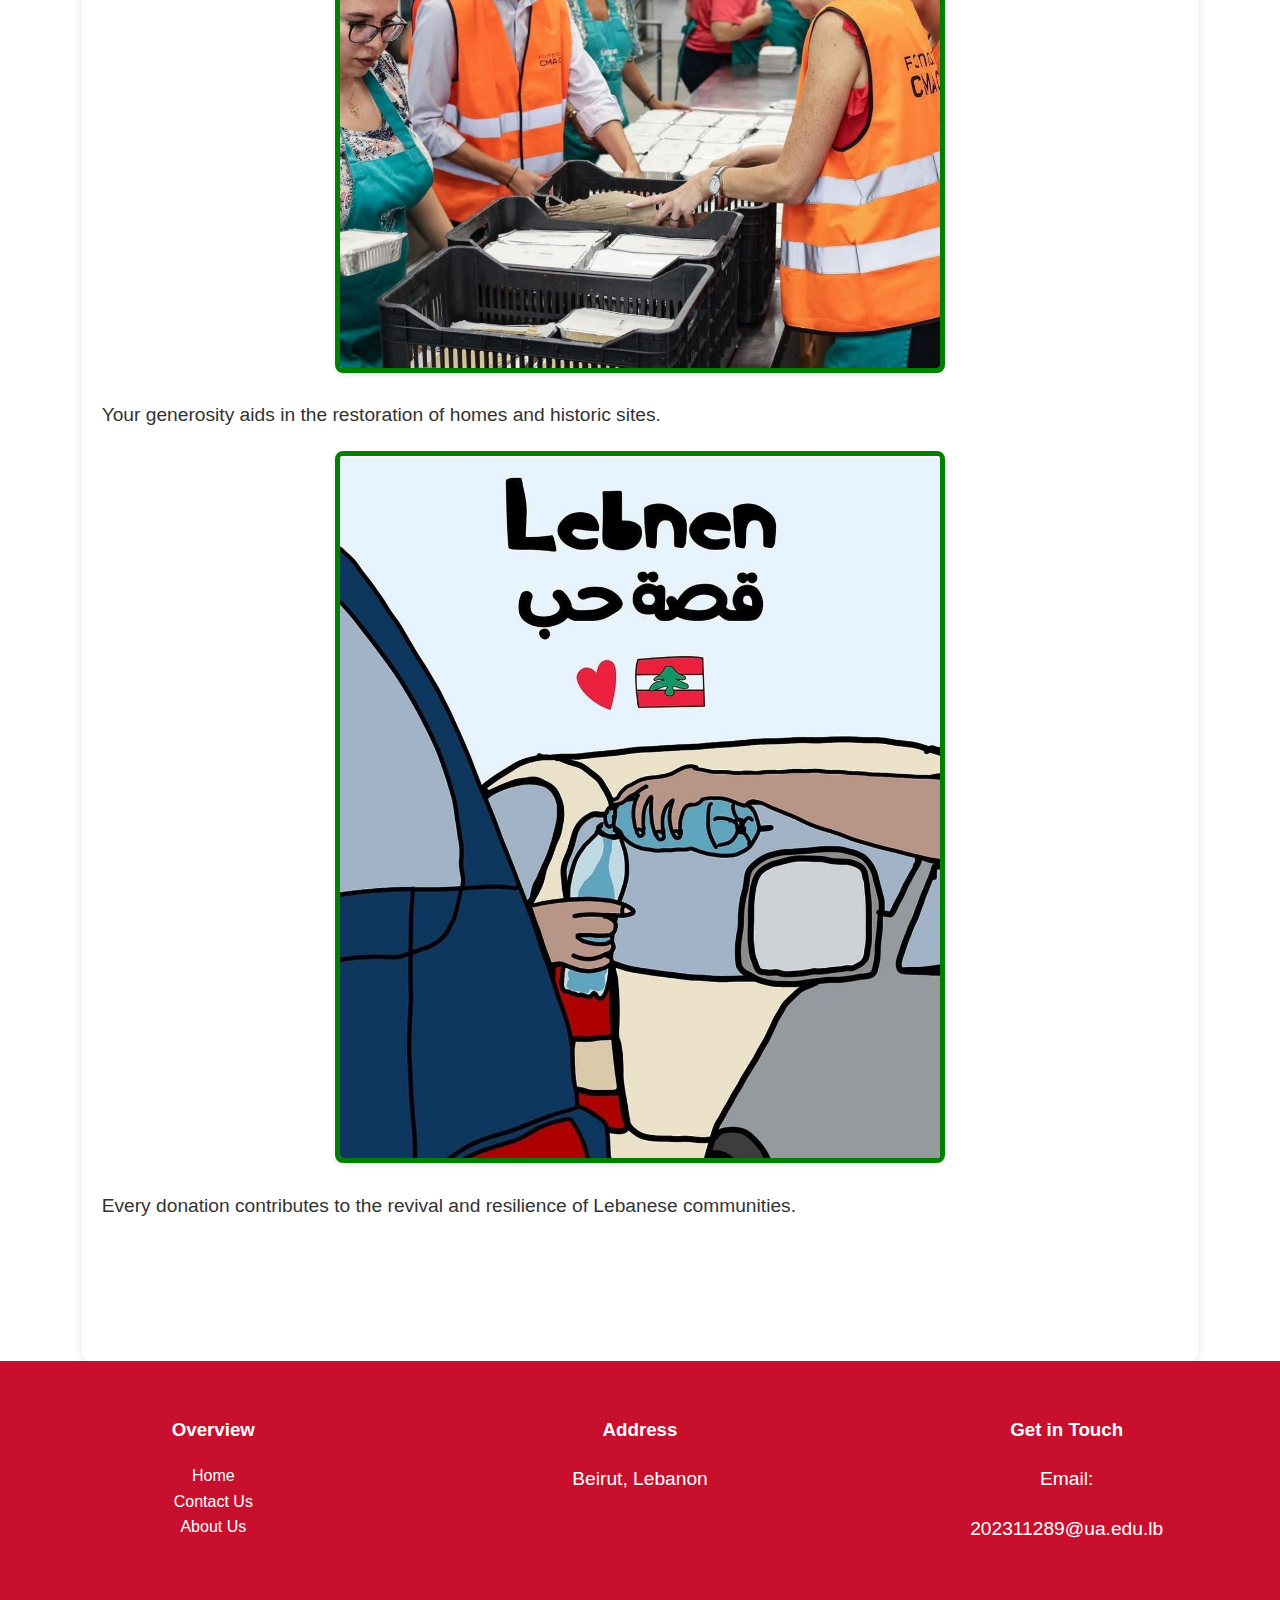
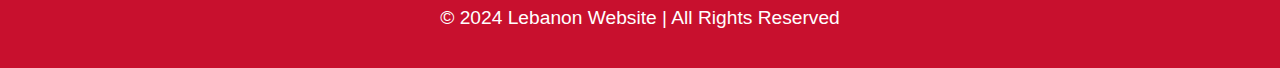
<file: pages/donation.html>
<!DOCTYPE html>
<html lang="en">
<head>
    <meta charset="UTF-8">
    <meta name="viewport" content="width=device-width, initial-scale=1.0">
    <meta name="description" content="Support Lebanon through your donations to help preserve its cultural heritage and rebuild communities.">
    <link rel="stylesheet" href="../styles/style.css">
    <title>Donation - Lebanon</title>
</head>
<body>
   <header>
<nav aria-label="Main navigation">
<ul>

<li><a href="../index.html">Home</a></li>
<li>
<a href="tourism-guide.html">Tourism Guide</a>
<ul class="sub-menu">
<li><a href="tourism-guide.html#must-see-destinations">Must-See Destinations</a></li>
<li><a href="tourism-guide.html#historical-sites">Historical Sites</a></li>
<li><a href="tourism-guide.html#outdoor-adventures">Outdoor Adventures</a></li>
<li><a href="tourism-guide.html#tourism-videos">Videos</a></li>
</ul>
</li>
<li>
<a href="food-cuisine.html">Food & Cuisine</a>
<ul class="sub-menu">
<li><a href="food-cuisine.html#food">Food Dishes</a></li>
<li><a href="food-cuisine.html#drinks">Drinks</a></li>
<li><a href="food-cuisine.html#food-preparation-videos">Food Preparation Videos</a></li>
</ul>
</li>
<li>
<a href="cultural-heritage.html">Cultural Heritage</a>
<ul class="sub-menu">
<li><a href="cultural-heritage.html#traditional-festivals">Traditional Festivals</a></li>
<li><a href="cultural-heritage.html#traditional-crafts">Traditional Crafts and Clothing</a></li>
</ul>
</li>
<li>
<a href="country-history.html">Country History</a>
<ul class="sub-menu">
<li><a href="country-history.html#ottoman-empire">Ottoman Empire (1516–1918)</a></li>
<li><a href="country-history.html#french-mandate">French Mandate (1920–1943)</a></li>
<li><a href="country-history.html#independence">Independence from France (1943)</a></li>
<li><a href="country-history.html#civil-war">Lebanese Civil War (1975–1990)</a></li>
<li><a href="country-history.html#israel-conflict-2006">Israel-Lebanon Conflict (2006)</a></li>
<li><a href="country-history.html#lebanese-protests">Lebanese Protests (October 17, 2019)</a></li>
<li><a href="country-history.html#beirut-port-explosion">Beirut Port Explosion (August 4, 2020)</a></li>
<li><a href="country-history.html#israel-conflict-2024">Israel-Lebanon Conflict (2024)</a></li>
</ul>
</li>
<li>
<a href="donation.html" class="active">Donation</a>
</li>
<li><a href="contact.html">Contact Us</a></li>
<li><a href="about.html">About Us</a></li>

</ul>
</nav>
</header>

    <main>
        <h1>Support Lebanon</h1>
        
      <section>
    <h2>Make a Donation</h2>
    <p>Your contributions can make a real difference. Help us preserve Lebanon's culture and support restoration efforts.</p>
    <form action="donationthankyou.html" method="post" class="form-container">
        <label for="name">Name:</label>
        <input type="text" id="name" name="name" required placeholder="Your Name">
        
        <label for="email">Email:</label>
        <input type="email" id="email" name="email" required placeholder="Your Email">
        
        <label for="amount">Donation Amount (USD):</label>
        <input type="number" id="amount" name="amount" required placeholder="Amount" min="1" step="0.01">
        
        <input type="submit" value="Donate">
    </form>
</section>

        
        <section>
            <h2>Impact of Your Donations</h2>
            <div class="gallery">
                <div class="image-container">
                    <img src="../images/donation1.jpg" alt="Emotional image of community resilience during the war" class="styled-image" loading="lazy">
                </div>
                <p>Witness the impact your support has in helping rebuild communities and bringing hope to many.</p>

                <div class="image-container">
                    <img src="../images/donation2.jpg" alt="Rebuilding and restoration efforts" class="styled-image" loading="lazy">
                </div>
                <p>Your generosity aids in the restoration of homes and historic sites.</p>

                <div class="image-container">
                    <img src="../images/donation3.jpg" alt="Community rebuilding in Lebanon" class="styled-image" loading="lazy">
                </div>
                <p>Every donation contributes to the revival and resilience of Lebanese communities.</p>
            </div>
        </section>
    </main>
    
  <footer>
    <div class="footer-content">
        <div class="footer-overview">
            <h3>Overview</h3>
             <ul>
                <li><a href="../index.html">Home</a></li>
                <li><a href="contact.html">Contact Us</a></li>
                <li><a href="about.html">About Us</a></li>
           
            </ul>
        </div>

        <div class="footer-address">
            <h3>Address</h3>
            <p>Beirut, Lebanon</p>
        </div>

        <div class="footer-contact">
            <h3>Get in Touch</h3>
            <div class="contact-info">
                <div class="contact-email">
                    <p>Email:</p>
                    <p><a href="mailto:202311289@ua.edu.lb">202311289@ua.edu.lb</a></p>
           
                </div>
              
            </div>
        </div>
    </div>
    <p>&copy; 2024 Lebanon Website | All Rights Reserved</p>
</footer>


</body>
</html>
</file>
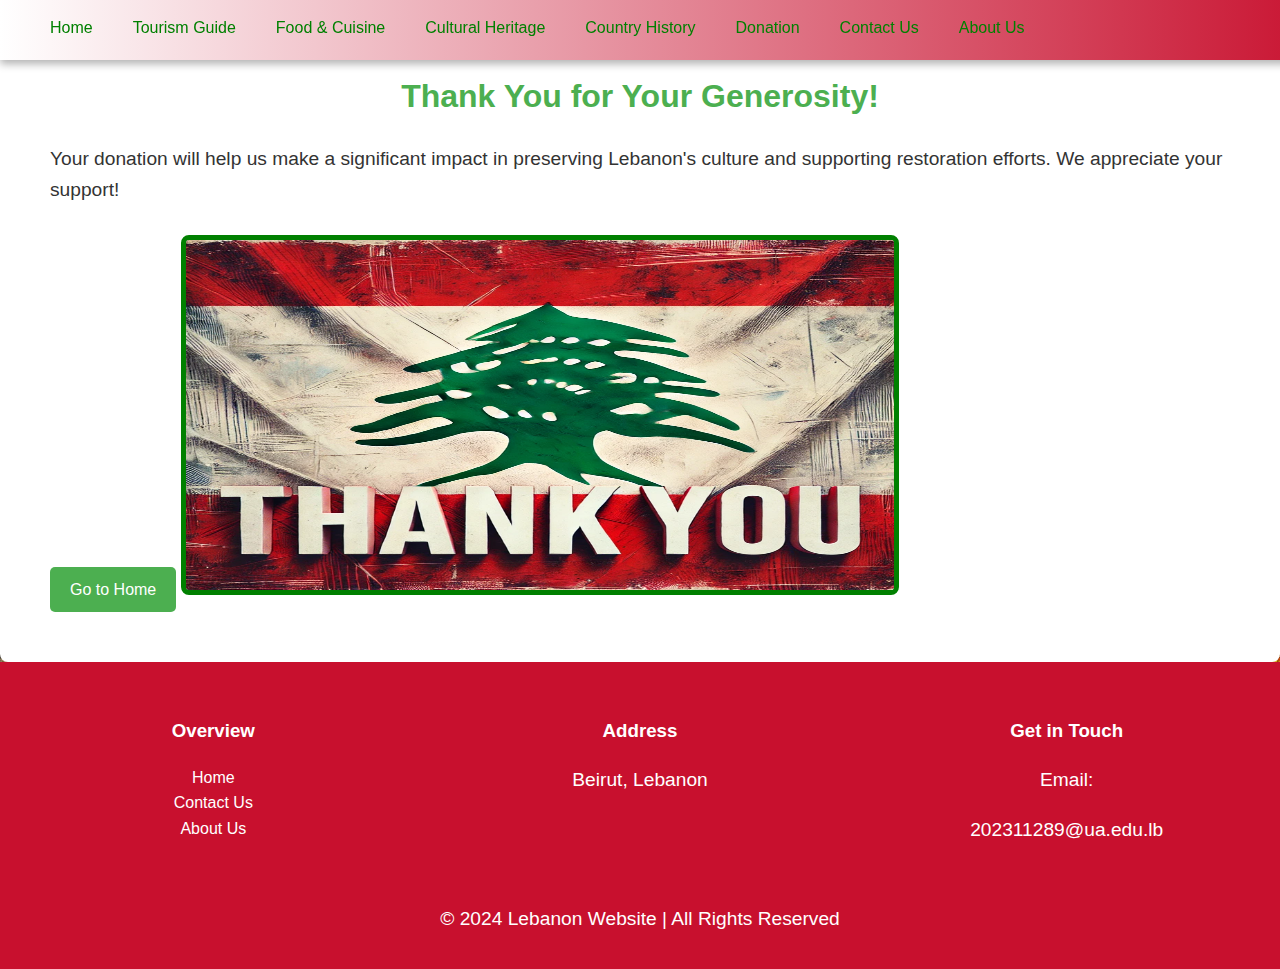
<file: pages/donationthankyou.html>
<!DOCTYPE html>
<html lang="en">
<head>
    <meta charset="UTF-8">
    <meta name="viewport" content="width=device-width, initial-scale=1.0">
    <link rel="stylesheet" href="../styles/style.css">
    <title>Thank You</title>
</head>
<body>
<header>
<nav aria-label="Main navigation">
<ul>

<li><a href="../index.html">Home</a></li>
<li>
<a href="tourism-guide.html">Tourism Guide</a>
<ul class="sub-menu">
<li><a href="tourism-guide.html#must-see-destinations">Must-See Destinations</a></li>
<li><a href="tourism-guide.html#historical-sites">Historical Sites</a></li>
<li><a href="tourism-guide.html#outdoor-adventures">Outdoor Adventures</a></li>
<li><a href="tourism-guide.html#tourism-videos">Videos</a></li>
</ul>
</li>
<li>
<a href="food-cuisine.html">Food & Cuisine</a>
<ul class="sub-menu">
<li><a href="food-cuisine.html#food">Food Dishes</a></li>
<li><a href="food-cuisine.html#drinks">Drinks</a></li>
<li><a href="food-cuisine.html#food-preparation-videos">Food Preparation Videos</a></li>
</ul>
</li>

<li>
<a href="cultural-heritage.html">Cultural Heritage</a>
<ul class="sub-menu">
<li><a href="cultural-heritage.html#traditional-festivals">Traditional Festivals</a></li>
<li><a href="cultural-heritage.html#traditional-crafts">Traditional Crafts and Clothing</a></li>
</ul>
</li>
<li>
<a href="country-history.html">Country History</a>
<ul class="sub-menu">
<li><a href="country-history.html#ottoman-empire">Ottoman Empire (1516–1918)</a></li>
<li><a href="country-history.html#french-mandate">French Mandate (1920–1943)</a></li>
<li><a href="country-history.html#independence">Independence from France (1943)</a></li>
<li><a href="country-history.html#civil-war">Lebanese Civil War (1975–1990)</a></li>
<li><a href="country-history.html#israel-conflict-2006">Israel-Lebanon Conflict (2006)</a></li>
<li><a href="country-history.html#lebanese-protests">Lebanese Protests (October 17, 2019)</a></li>
<li><a href="country-history.html#beirut-port-explosion">Beirut Port Explosion (August 4, 2020)</a></li>
<li><a href="country-history.html#israel-conflict-2024">Israel-Lebanon Conflict (2024)</a></li>
</ul>
</li>
<li>
<a href="pages/donation.html">Donation</a>
</li>
<li><a href="contact.html">Contact Us</a></li>
<li><a href="about.html">About Us</a></li>

</ul>
</nav>
</header>
	  <div class="thank-you-box">
        <h1>Thank You for Your Generosity!</h1>
        <p>Your donation will help us make a significant impact in preserving Lebanon's culture and supporting restoration efforts. We appreciate your support!</p>
        
        <a href="../index.html" class="button">Go to Home</a>
		 <img src="../images/Thankyou.webp" alt="Thank You" class="thank-you-image">
    </div>
	<footer>
    <div class="footer-content">
        <div class="footer-overview">
            <h3>Overview</h3>
            <ul>
                <li><a href="../index.html">Home</a></li>
                <li><a href="contact.html">Contact Us</a></li>
                <li><a href="about.html">About Us</a></li>
               
            </ul>
        </div>

        <div class="footer-address">
            <h3>Address</h3>
            <p>Beirut, Lebanon</p>
        </div>

        <div class="footer-contact">
            <h3>Get in Touch</h3>
            <div class="contact-info">
                <div class="contact-email">
                    <p>Email:</p>
                    <p><a href="mailto:202311289@ua.edu.lb">202311289@ua.edu.lb</a></p>
                   
                </div>
              
            </div>
        </div>
    </div>
    <p>&copy; 2024 Lebanon Website | All Rights Reserved</p>
</footer>

	</body>
	</html>
</file>
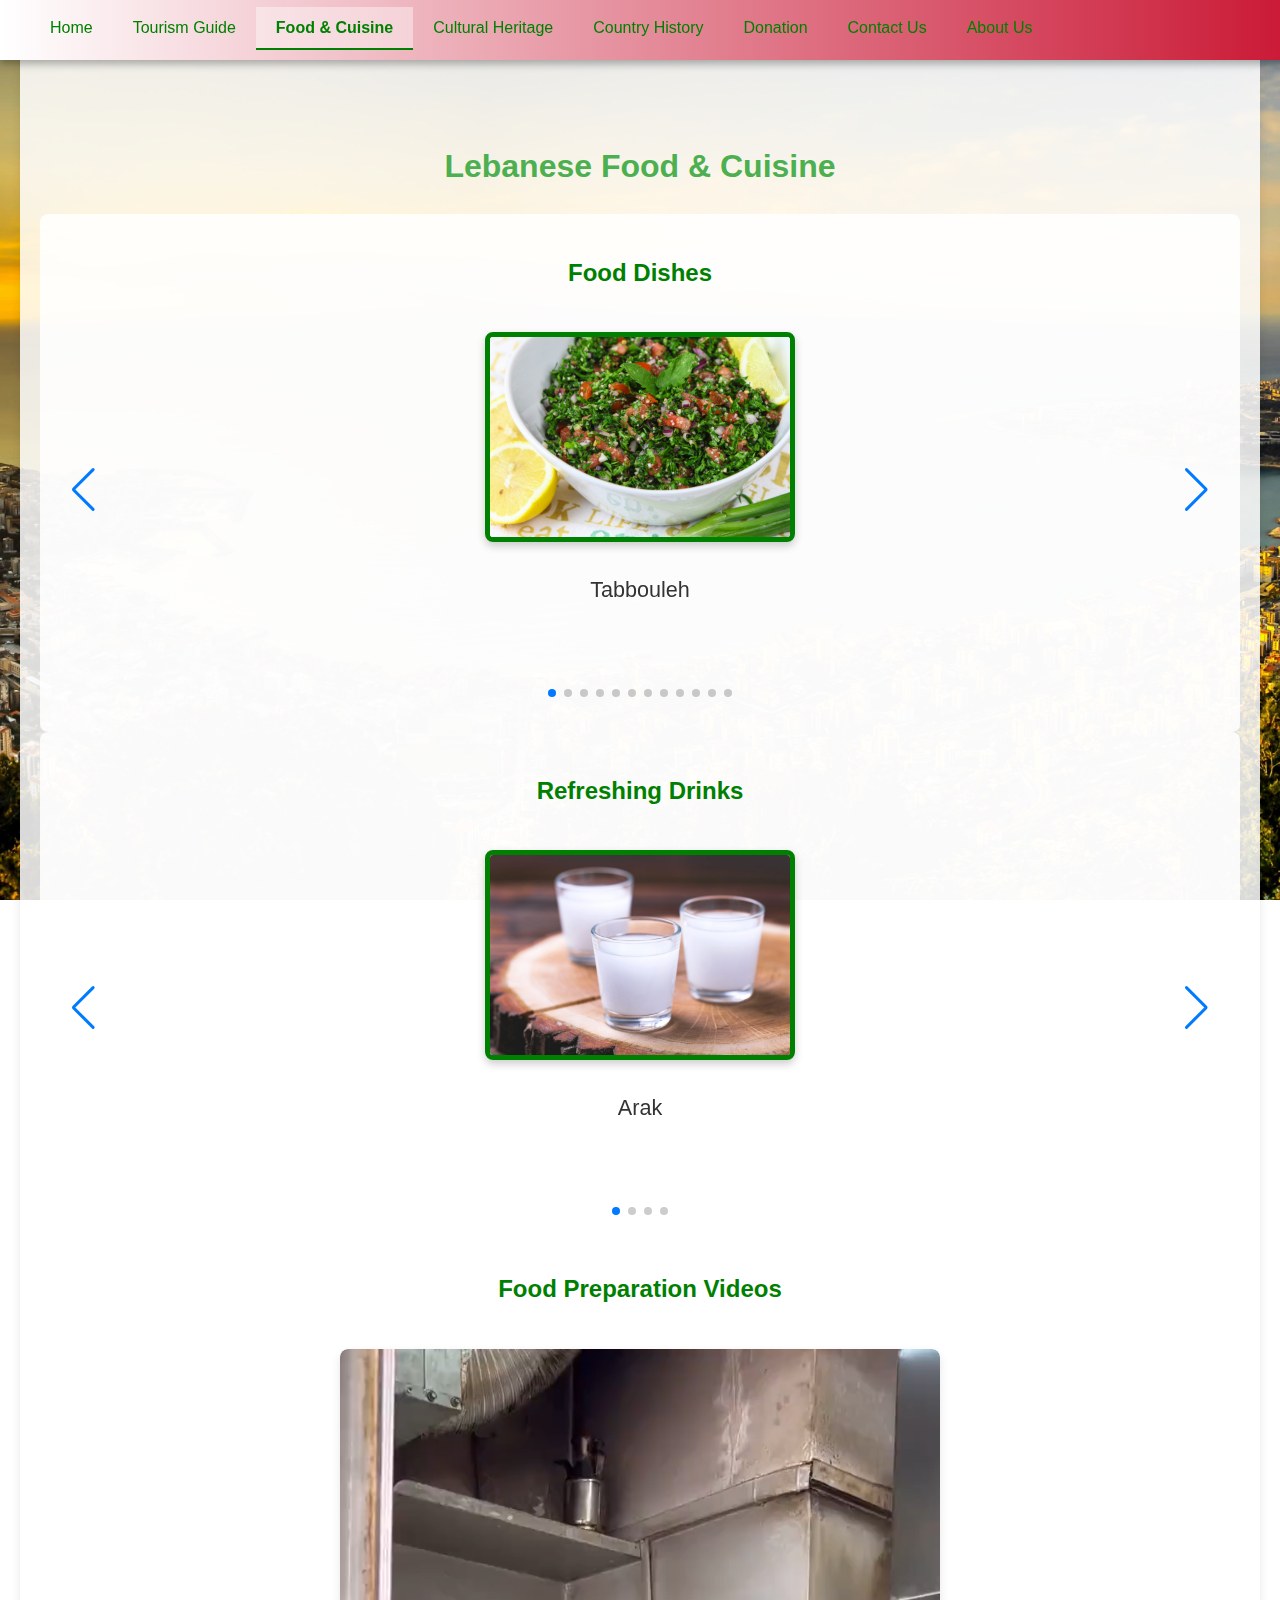
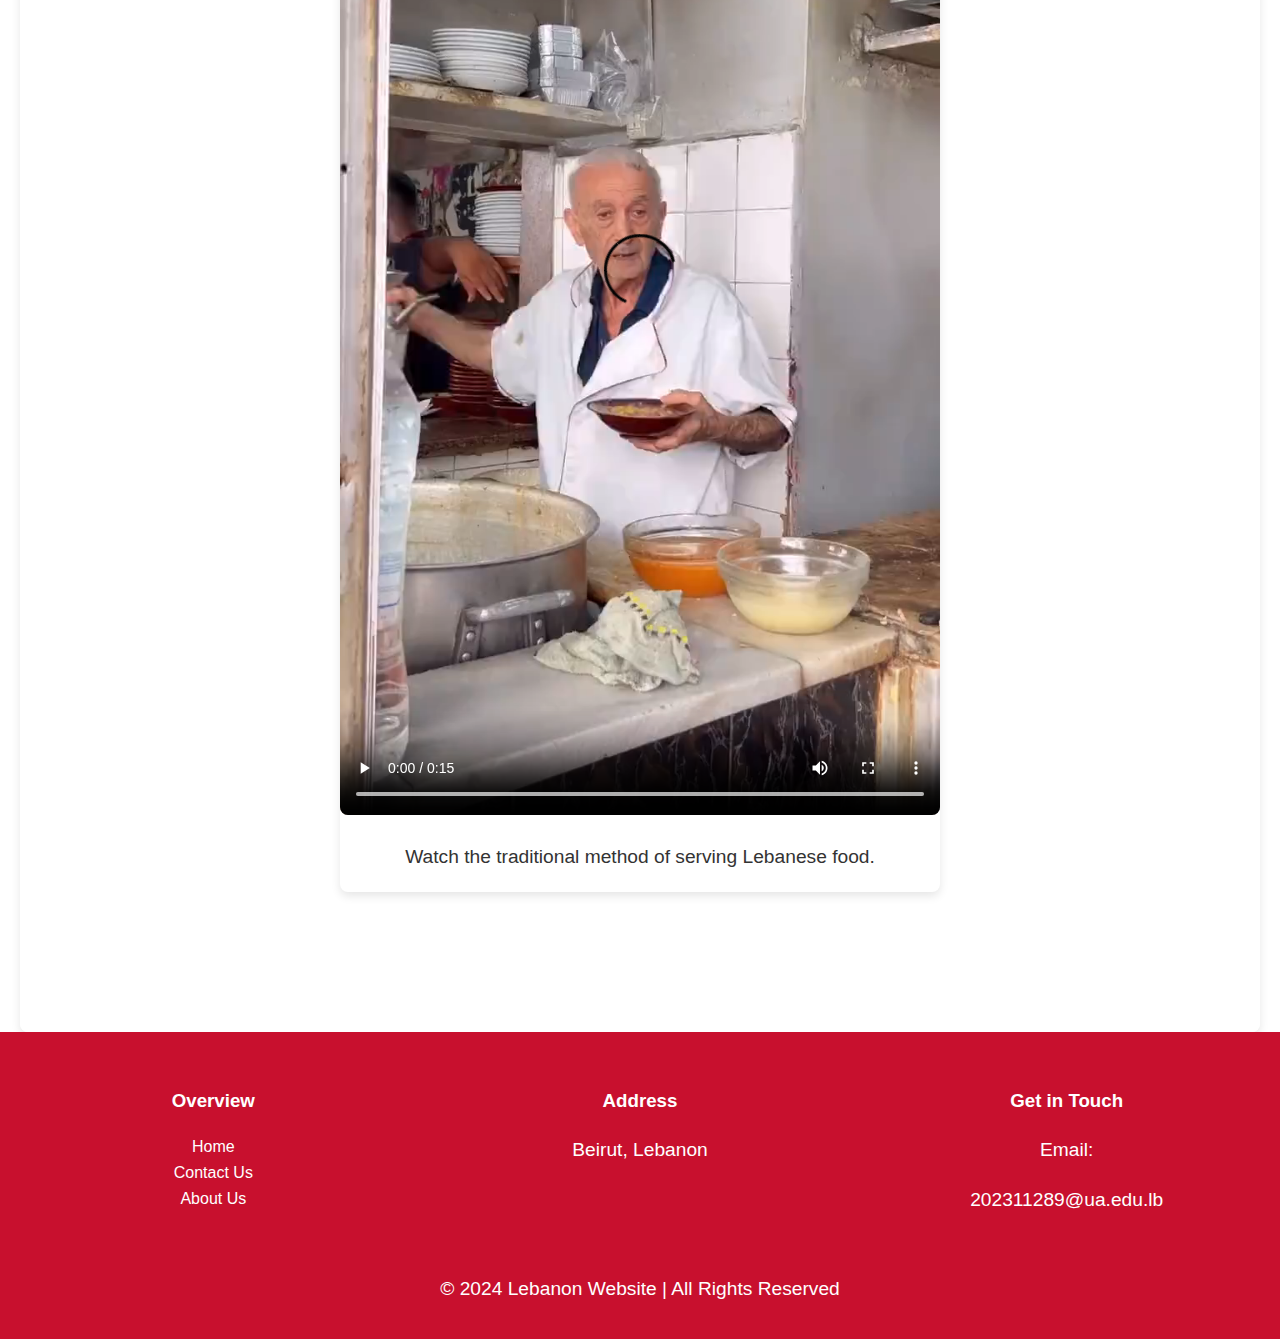
<file: pages/food-cuisine.html>
<!DOCTYPE html>
<html lang="en">
<head>
    <meta charset="UTF-8">
    <meta name="viewport" content="width=device-width, initial-scale=1.0">
    <meta name="description" content="Explore the rich flavors of Lebanese food and cuisine. Discover traditional dishes, refreshing drinks, and cooking videos.">
    <link rel="stylesheet" href="../styles/style.css">
    <link rel="stylesheet" href="https://unpkg.com/swiper/swiper-bundle.min.css" />
    <title>Food & Cuisine - Lebanon</title>
</head>

<body>
    <header>
<nav aria-label="Main navigation">
<ul>

<li><a href="../index.html">Home</a></li>
<li>
<a href="tourism-guide.html">Tourism Guide</a>
<ul class="sub-menu">
<li><a href="tourism-guide.html#must-see-destinations">Must-See Destinations</a></li>
<li><a href="tourism-guide.html#historical-sites">Historical Sites</a></li>
<li><a href="tourism-guide.html#outdoor-adventures">Outdoor Adventures</a></li>
<li><a href="tourism-guide.html#tourism-videos">Videos</a></li>
</ul>
</li>
<li>
<a href="food-cuisine.html" class="active">Food & Cuisine</a>
<ul class="sub-menu">
<li><a href="food-cuisine.html#food-dishes">Food Dishes</a></li>
<li><a href="food-cuisine.html#drinks">Drinks</a></li>
<li><a href="food-cuisine.html#food-preparation-videos">Food Preparation Videos</a></li>
</ul>
</li>
<li>
<a href="cultural-heritage.html">Cultural Heritage</a>
<ul class="sub-menu">
<li><a href="cultural-heritage.html#traditional-festivals">Traditional Festivals</a></li>
<li><a href="cultural-heritage.html#traditional-crafts">Traditional Crafts and Clothing</a></li>
</ul>
</li>
<li>
<a href="country-history.html">Country History</a>
<ul class="sub-menu">
<li><a href="country-history.html#ottoman-empire">Ottoman Empire (1516–1918)</a></li>
<li><a href="country-history.html#french-mandate">French Mandate (1920–1943)</a></li>
<li><a href="country-history.html#independence">Independence from France (1943)</a></li>
<li><a href="country-history.html#civil-war">Lebanese Civil War (1975–1990)</a></li>
<li><a href="country-history.html#israel-conflict-2006">Israel-Lebanon Conflict (2006)</a></li>
<li><a href="country-history.html#lebanese-protests">Lebanese Protests (October 17, 2019)</a></li>
<li><a href="country-history.html#beirut-port-explosion">Beirut Port Explosion (August 4, 2020)</a></li>
<li><a href="country-history.html#israel-conflict-2024">Israel-Lebanon Conflict (2024)</a></li>
</ul>
</li>
<li>
<a href="pages/donation.html">Donation</a>
</li>
<li><a href="contact.html">Contact Us</a></li>
<li><a href="about.html">About Us</a></li>

</ul>
</nav>
</header>
    
   <main>
<h1>Lebanese Food & Cuisine</h1>
 
    <section id="food-dishes" class="food-slider">
<h2>Food Dishes</h2>
<div class="swiper-container">
<div class="swiper-wrapper">
<div class="swiper-slide">
<div class="image-container">
<img src="../images/food (tabbouleh).jpg" alt="A vibrant dish of Tabbouleh salad with parsley, tomatoes, and bulgur." class="styled-image" loading="lazy">
<p>Tabbouleh</p>
</div>
</div>
<div class="swiper-slide">
<div class="image-container">
<img src="../images/food Shawarma.jpg" alt="A delicious Shawarma wrap with sliced meat and fresh vegetables." class="styled-image" loading="lazy">
<p>Shawarma</p>
</div>
</div>
<div class="swiper-slide">
<div class="image-container">
<img src="../images/food (hummus).jpg" alt="Smooth and creamy Hummus served with olive oil and pita bread." class="styled-image" loading="lazy">
<p>Hummus</p>
</div>
</div>
<div class="swiper-slide">
<div class="image-container">
<img src="../images/food kebbe nayye.jpg" alt="Kebbe Nayye served with mint and onion." class="styled-image" loading="lazy">
<p>Kebbe Nayye</p>
</div>
</div>
<div class="swiper-slide">
<div class="image-container">
<img src="../images/food (knafeh).jpg" alt="Knafeh topped with syrup and nuts." class="styled-image" loading="lazy">
<p>Knafeh</p>
</div>
</div>
<div class="swiper-slide">
<div class="image-container">
<img src="../images/food (mashewe).jpg" alt="Grilled Mashewe skewers served with vegetables." class="styled-image" loading="lazy">
<p>Mashewe</p>
</div>
</div>
<div class="swiper-slide">
<div class="image-container">
<img src="../images/food (sambousik).jpg" alt="Crispy Sambousik filled with meat." class="styled-image" loading="lazy">
<p>Sambousik</p>
</div>
</div>
<div class="swiper-slide">
<div class="image-container">
<img src="../images/food warek-enab.jpg" alt="Warek Enab, vine leaves stuffed with rice and meat." class="styled-image" loading="lazy">
<p>Warek Enab</p>
</div>
</div>
<div class="swiper-slide">
<div class="image-container">
<img src="../images/food (fool Mdammas).jpg" alt="Fool Mdammas served with olive oil and spices." class="styled-image" loading="lazy">
<p>Fool Mdammas</p>
</div>
</div>
<div class="swiper-slide">
<div class="image-container">
<img src="../images/food (fattoush).jpg" alt="Fattoush salad with crispy pita and seasonal vegetables." class="styled-image" loading="lazy">
<p>Fattoush</p>
</div>
</div>
<div class="swiper-slide">
<div class="image-container">
<img src="../images/food (eggs).jpg" alt="Eggs served with herbs and spices." class="styled-image" loading="lazy">
<p>Eggs</p>
</div>
</div>
<div class="swiper-slide">
<div class="image-container">
<img src="../images/food (batata harra).jpg" alt="Spicy Batata Harra garnished with parsley." class="styled-image" loading="lazy">
<p>Batata Harra</p>
</div>
</div>
</div>
<div class="swiper-pagination"></div>
<div class="swiper-button-next"></div>
<div class="swiper-button-prev"></div>
</div>
</section>
 
    <section id="drinks" class="drinks-slider">
<h2>Refreshing Drinks</h2>
<div class="swiper-container">
            <div class="swiper-wrapper">
                <div class="swiper-slide">
                    <div class="image-container">
                        <img src="../images/drinks (arak).jpg" alt="Arak, a traditional Lebanese anise-flavored drink." class="styled-image" loading="lazy">
                        <p>Arak</p>
                    </div>
                </div>
                <div class="swiper-slide">
                    <div class="image-container">
                        <img src="../images/drinks (jallab).jpg" alt="Jallab served in a glass." class="styled-image" loading="lazy">
                        <p>Jallab</p>
                    </div>
                </div>
                <div class="swiper-slide">
                    <div class="image-container">
                        <img src="../images/drinks (wine).jpg" alt="Red wine in a glass." class="styled-image" loading="lazy">
                        <p>Wine</p>
                    </div>
                </div>
                <div class="swiper-slide">
                    <div class="image-container">
                        <img src="../images/drinks (ma2 wared).jpg" alt="An old refreshing lebanese drink." class="styled-image" loading="lazy">
                        <p>Ma2 Wared</p>
                    </div>
                </div>
               
            </div>
<div class="swiper-pagination"></div>
<div class="swiper-button-next"></div>
<div class="swiper-button-prev"></div>
</div>
</section>
 
    <section id="food-preparation-videos" class="food-videos">
<h2>Food Preparation Videos</h2>
<div class="video-flex-container">
        <div class="video-container">
            <video controls class="styled-video" aria-label="Traditional Lebanese food serving">
                <source src="../videos/old guy serving food.mp4" type="video/mp4">
                Your browser does not support the video tag.
            </video>
            <p>Watch the traditional method of serving Lebanese food.</p>
        </div>

       
    </div>
</section>
</main>

  <footer>
    <div class="footer-content">
        <div class="footer-overview">
            <h3>Overview</h3>
            <ul>
                <li><a href="../index.html">Home</a></li>
                <li><a href="contact.html">Contact Us</a></li>
                <li><a href="about.html">About Us</a></li>
           
            </ul>
        </div>

        <div class="footer-address">
            <h3>Address</h3>
            <p>Beirut, Lebanon</p>
        </div>

        <div class="footer-contact">
            <h3>Get in Touch</h3>
            <div class="contact-info">
                <div class="contact-email">
                    <p>Email:</p>
                    <p><a href="mailto:202311289@ua.edu.lb">202311289@ua.edu.lb</a></p>
                 
                </div>
              
            </div>
        </div>
    </div>
    <p>&copy; 2024 Lebanon Website | All Rights Reserved</p>
</footer>

    <script src="https://unpkg.com/swiper/swiper-bundle.min.js"></script>


  <script>
   document.addEventListener('DOMContentLoaded', function () {
    const foodSwiper = new Swiper('.food-slider .swiper-container', {
        slidesPerView: 1,
        spaceBetween: 0,
        navigation: {
            nextEl: '.food-slider .swiper-button-next',
            prevEl: '.food-slider .swiper-button-prev',
        },
        pagination: {
            el: '.food-slider .swiper-pagination',
            clickable: true,
        },
        loop: true,
    });

    const drinksSwiper = new Swiper('.drinks-slider .swiper-container', {
        slidesPerView: 1,
        spaceBetween: 0,
        navigation: {
            nextEl: '.drinks-slider .swiper-button-next',
            prevEl: '.drinks-slider .swiper-button-prev',
        },
        pagination: {
            el: '.drinks-slider .swiper-pagination',
            clickable: true,
        },
        loop: true,
    });
});

</script>


</body>
</html>
</file>
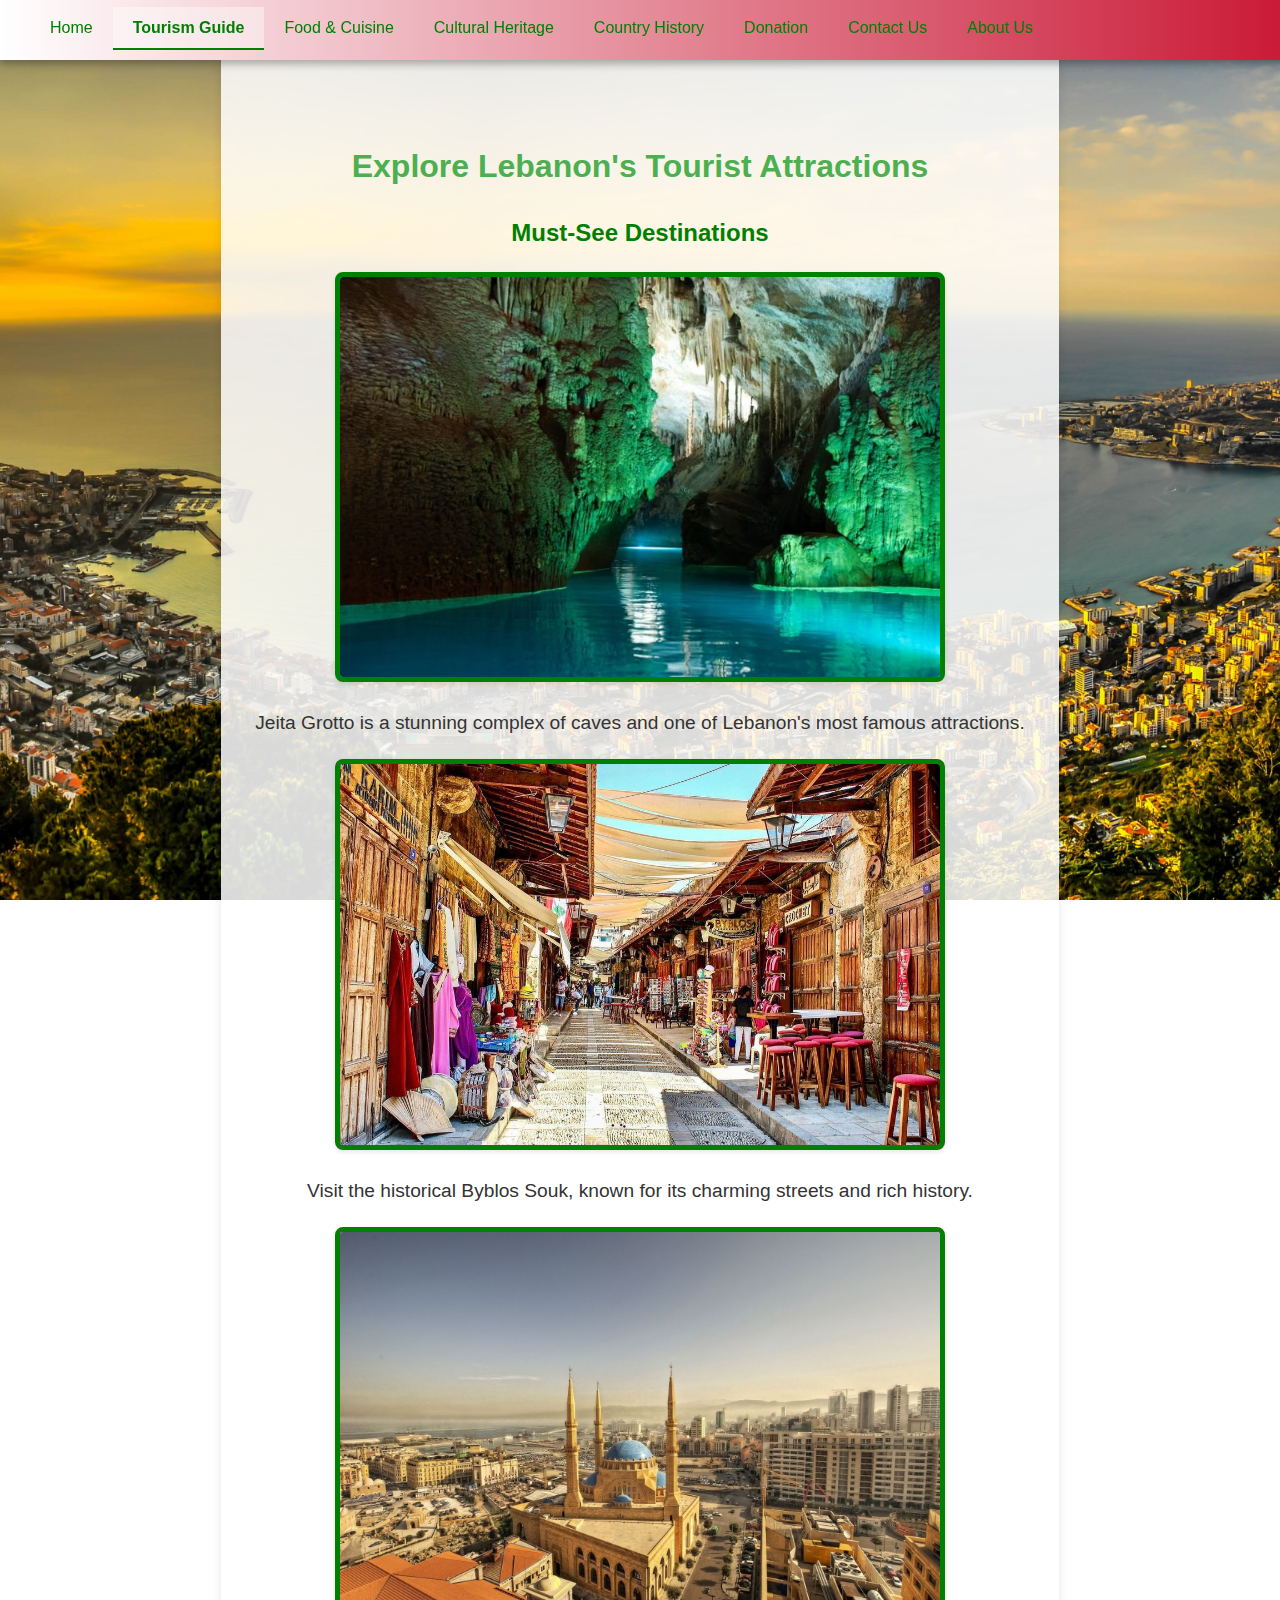
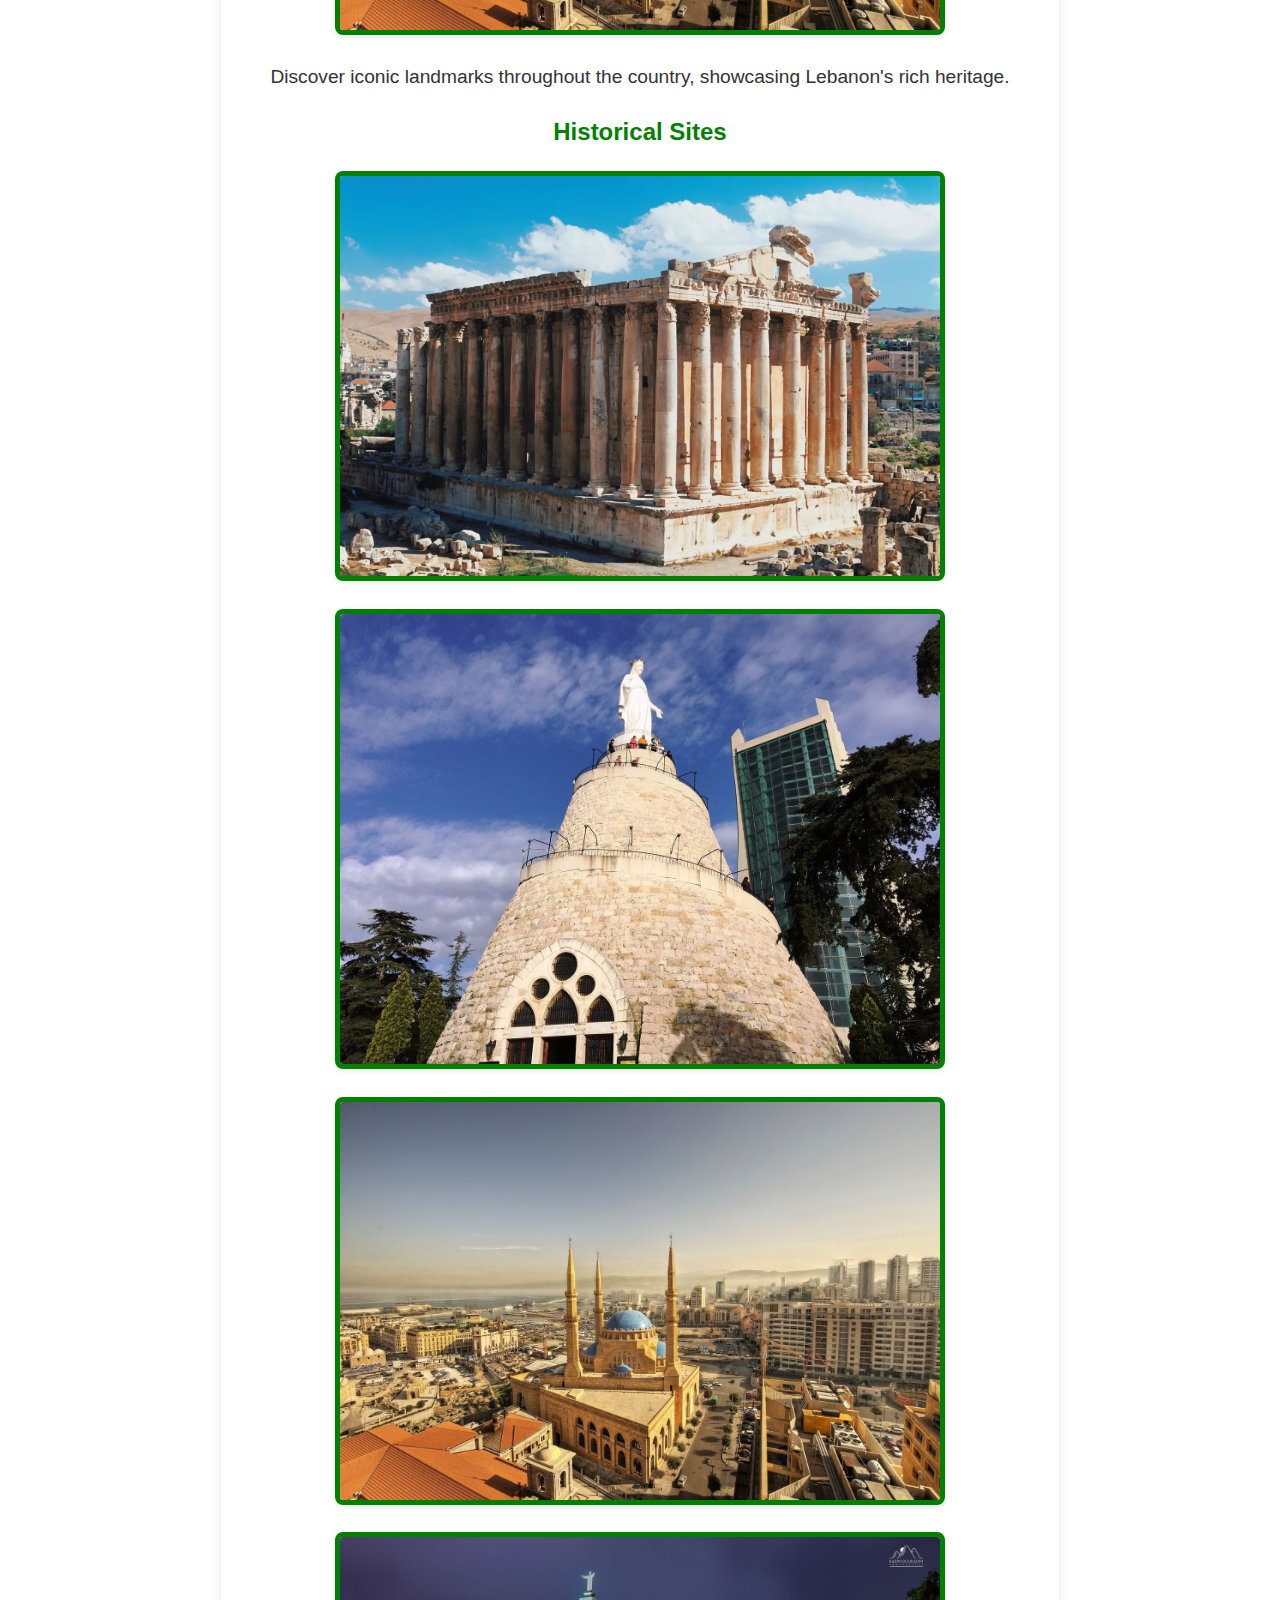
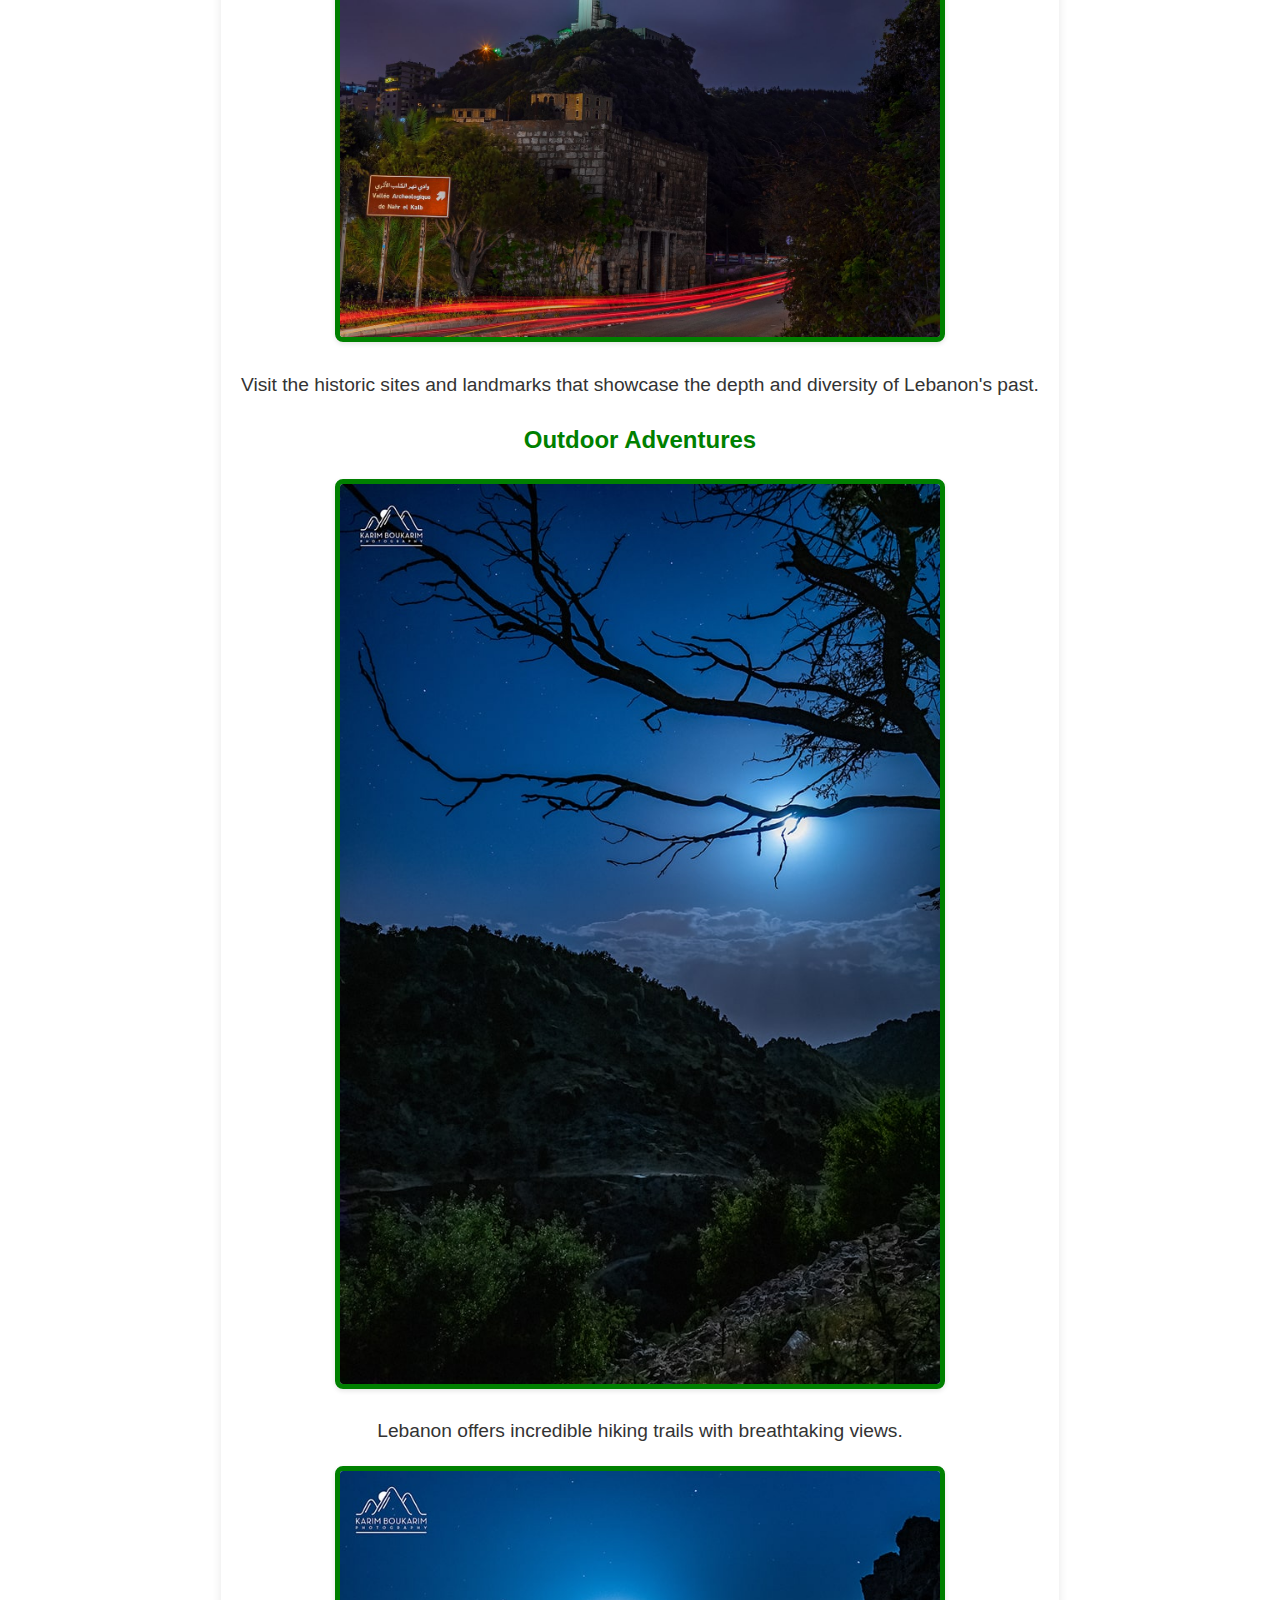
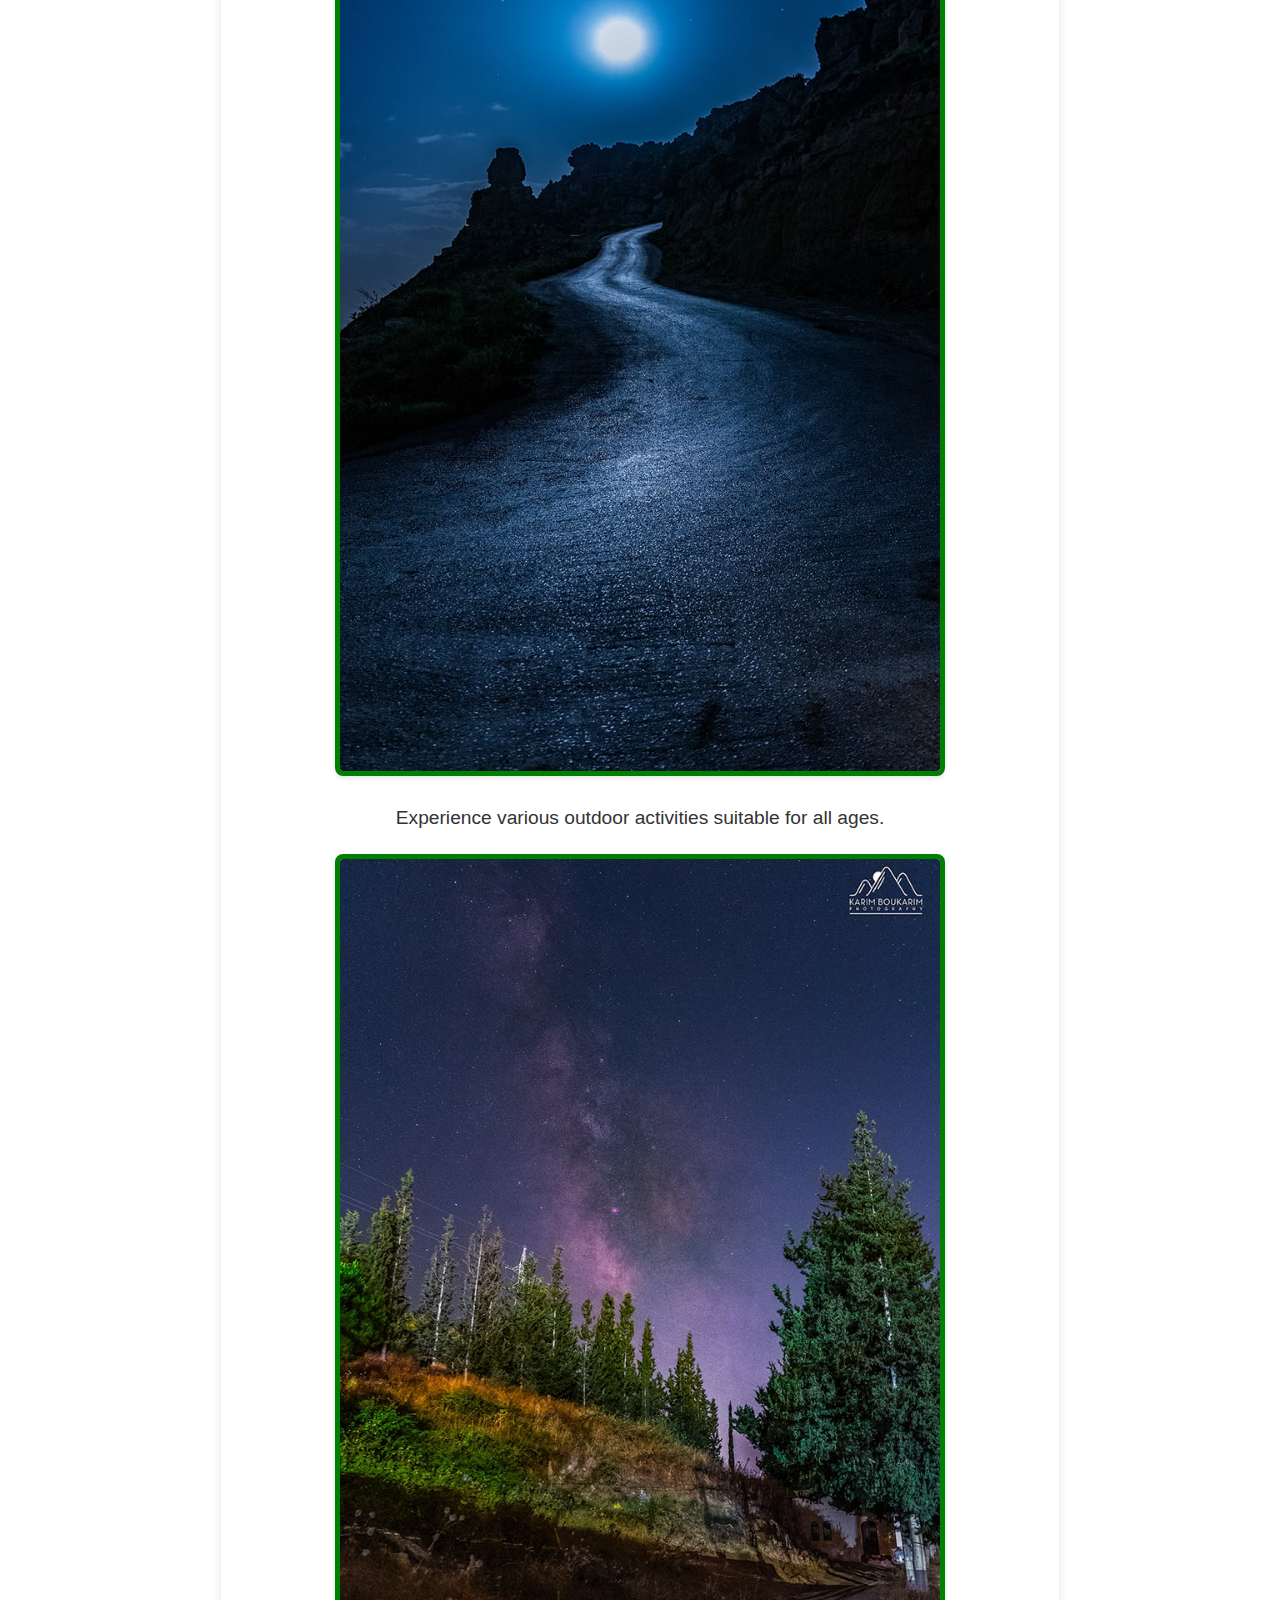
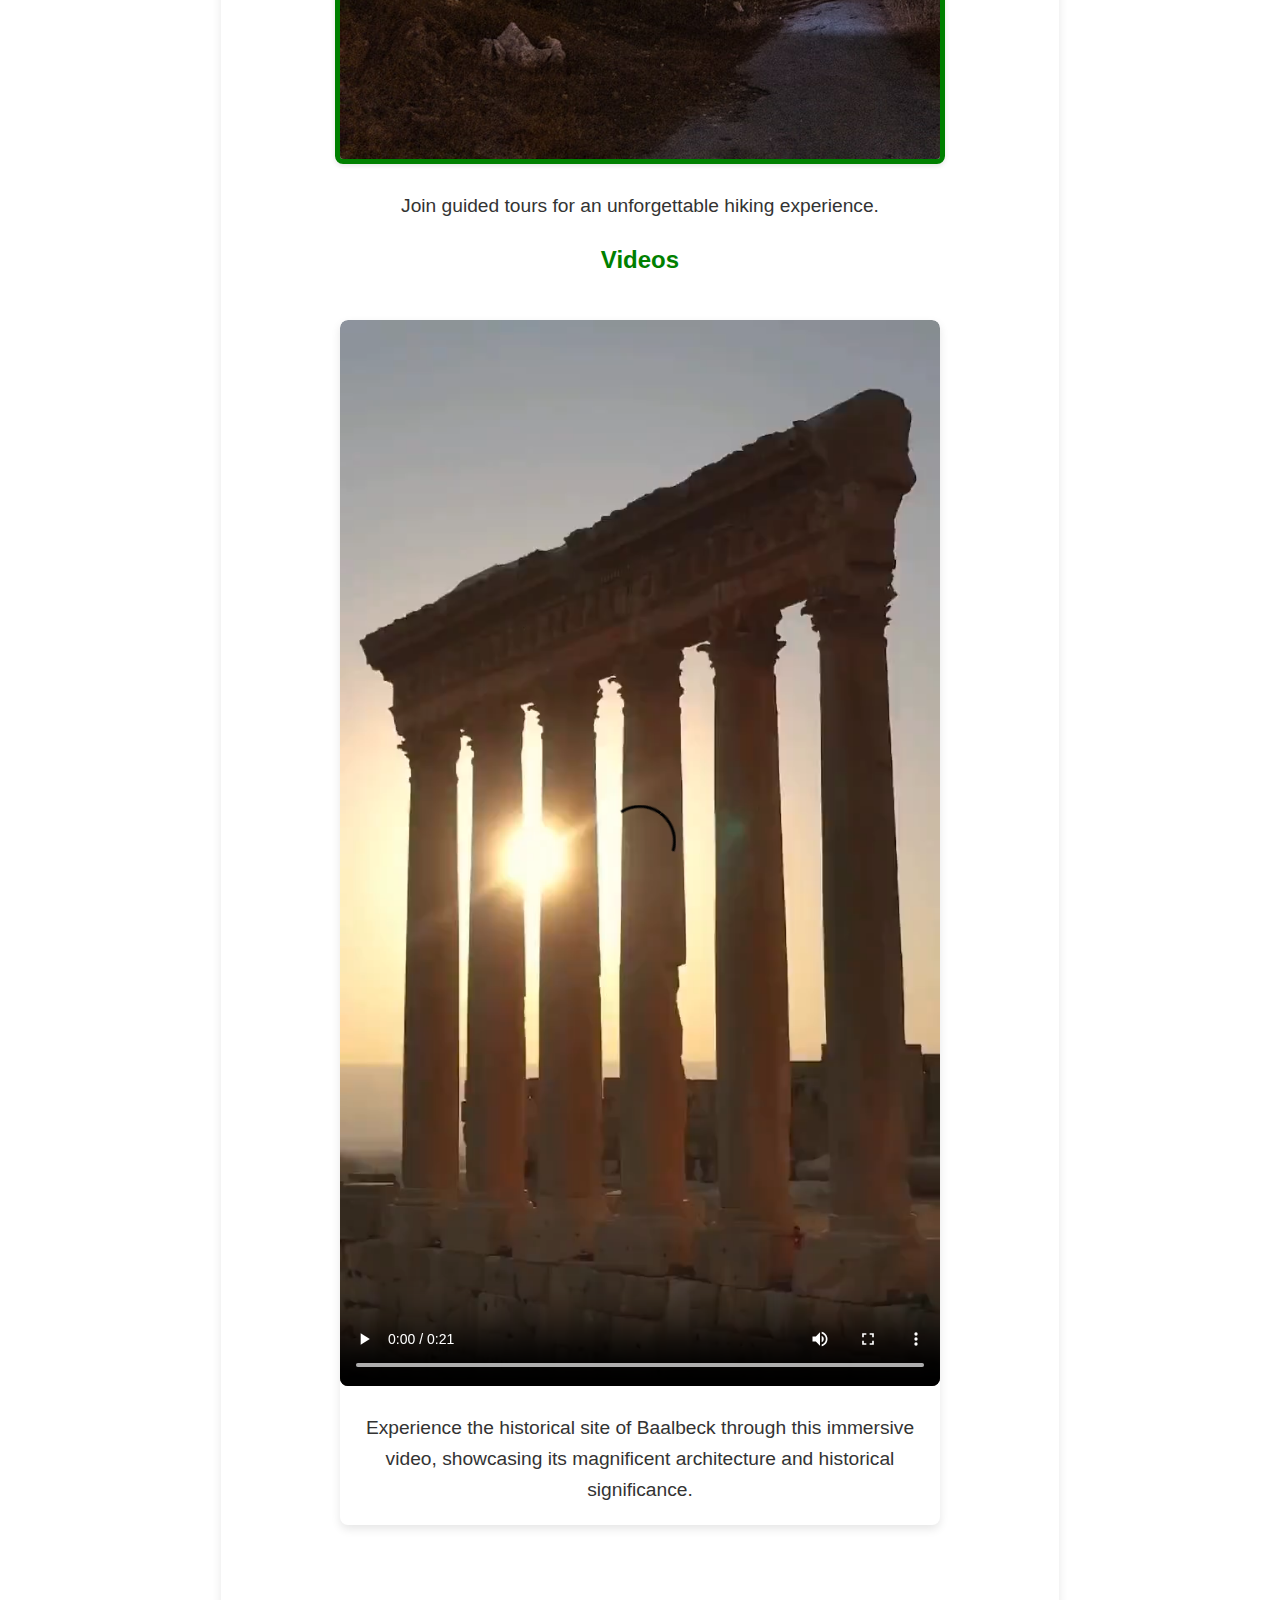
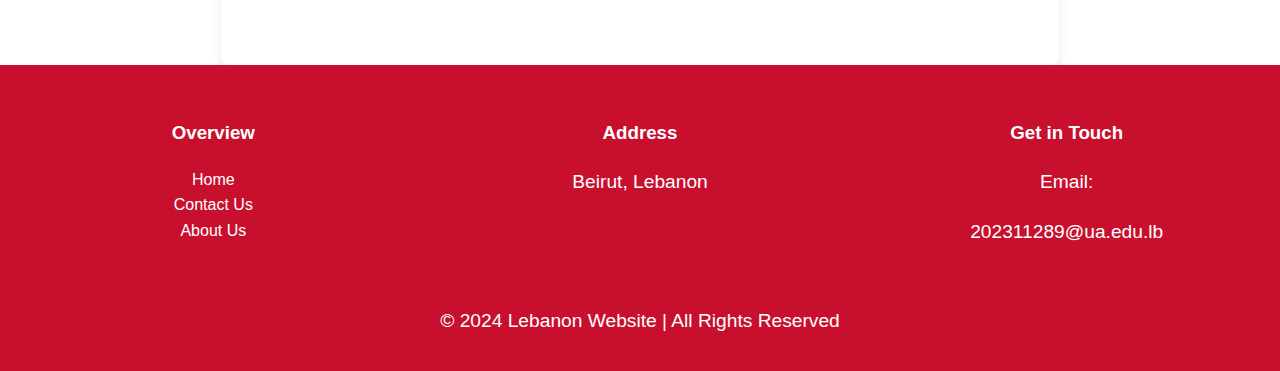
<file: pages/tourism-guide.html>
<!DOCTYPE html>
<html lang="en">
<head>
    <meta charset="UTF-8">
    <meta name="viewport" content="width=device-width, initial-scale=1.0">
    <link rel="stylesheet" href="../styles/style.css">
    <title>Tourism Guide - Lebanon</title>
</head>
<body>
   <header>
<nav aria-label="Main navigation">
<ul>

<li><a href="../index.html">Home</a></li>
<li>
<a href="tourism-guide.html" class="active">Tourism Guide</a>
<ul class="sub-menu">
<li><a href="tourism-guide.html#must-see-destinations" >Must-See Destinations</a></li>
<li><a href="tourism-guide.html#historical-sites">Historical Sites</a></li>
<li><a href="tourism-guide.html#outdoor-adventures">Outdoor Adventures</a></li>
<li><a href="tourism-guide.html#tourism-videos">Videos</a></li>
</ul>
</li>
<li>
<a href="food-cuisine.html">Food & Cuisine</a>
<ul class="sub-menu">
<li><a href="food-cuisine.html#food">Food Dishes</a></li>
<li><a href="food-cuisine.html#drinks">Drinks</a></li>
<li><a href="food-cuisine.html#food-preparation-videos">Food Preparation Videos</a></li>
</ul>
</li>
<li>
<a href="cultural-heritage.html">Cultural Heritage</a>
<ul class="sub-menu">
<li><a href="cultural-heritage.html#traditional-festivals">Traditional Festivals</a></li>
<li><a href="cultural-heritage.html#traditional-crafts">Traditional Crafts and Clothing</a></li>
</ul>
</li>
<li>
<a href="country-history.html">Country History</a>
<ul class="sub-menu">
<li><a href="country-history.html#ottoman-empire">Ottoman Empire (1516–1918)</a></li>
<li><a href="country-history.html#french-mandate">French Mandate (1920–1943)</a></li>
<li><a href="country-history.html#independence">Independence from France (1943)</a></li>
<li><a href="country-history.html#civil-war">Lebanese Civil War (1975–1990)</a></li>
<li><a href="country-history.html#israel-conflict-2006">Israel-Lebanon Conflict (2006)</a></li>
<li><a href="country-history.html#lebanese-protests">Lebanese Protests (October 17, 2019)</a></li>
<li><a href="country-history.html#beirut-port-explosion">Beirut Port Explosion (August 4, 2020)</a></li>
<li><a href="country-history.html#israel-conflict-2024">Israel-Lebanon Conflict (2024)</a></li>
</ul>
</li>
<li>
<a href="pages/donation.html">Donation</a>
</li>
<li><a href="contact.html">Contact Us</a></li>
<li><a href="about.html">About Us</a></li>

</ul>
</nav>
</header>
 
<main>
<h1>Explore Lebanon's Tourist Attractions</h1>
 
    <section id="must-see-destinations">
<h2>Must-See Destinations</h2>
<article class="image-container">
<img src="../images/Jeita Grotto.jpg" alt="Jeita Grotto" class="styled-image">
<p>Jeita Grotto is a stunning complex of caves and one of Lebanon's most famous attractions.</p>
</article>
<article class="image-container">
<img src="../images/Byblos old souk.jpg" alt="Byblos Old Souk" class="styled-image">
<p>Visit the historical Byblos Souk, known for its charming streets and rich history.</p>
</article>
<article class="image-container">
<img src="../images/Lebanese landmarks1.jpg" alt="Lebanese Landmark 1" class="styled-image">
<p>Discover iconic landmarks throughout the country, showcasing Lebanon's rich heritage.</p>
</article>
</section>
 
    <section id="historical-sites">
<h2>Historical Sites</h2>
<div class="gallery">
<div class="image-container">
<img src="../images/Lebanese monuments or historical sites1.jpg" alt="Ancient Lebanese monument surrounded by natural landscape" class="styled-image" loading="lazy">
</div>
<div class="image-container">
<img src="../images/Lebanese monuments or historical sites2.jpg" alt="Historical Lebanese site with architectural details" class="styled-image" loading="lazy">
</div>
<div class="image-container">
<img src="../images/Lebanese landmarks1.jpg" alt="Famous Lebanese landmark in a scenic location" class="styled-image" loading="lazy">
</div>
<div class="image-container">
<img src="../images/Lebanese landmarks2.jpg" alt="Significant Lebanese landmark reflecting the country's heritage" class="styled-image" loading="lazy">
</div>
</div>
<p>Visit the historic sites and landmarks that showcase the depth and diversity of Lebanon's past.</p>
</section>
 
    <section id="outdoor-adventures">
<h2>Outdoor Adventures</h2>
<article class="image-container">
<img src="../images/hiking.jpg" alt="Hiking in Lebanon" class="styled-image">
<p>Lebanon offers incredible hiking trails with breathtaking views.</p>
</article>
<article class="image-container">
<img src="../images/outdoor.jpg" alt="Outdoor Activities" class="styled-image">
<p>Experience various outdoor activities suitable for all ages.</p>
</article>
<article class="image-container">
<img src="../images/hiking2.jpg" alt="Hiking Adventure" class="styled-image">
<p>Join guided tours for an unforgettable hiking experience.</p>
</article>
</section>
 
    <section id="tourism-videos">
<h2>Videos</h2>
<div class="video-flex-container">
        <div class="video-container">
<video controls class="styled-video">
<source src="../videos/Baalbeck video.mp4" type="video/mp4">
                Your browser does not support the video tag.
</video>
<p>Experience the historical site of Baalbeck through this immersive video, showcasing its magnificent architecture and historical significance.</p>
</div>
</section>
</main>

    
<footer>
    <div class="footer-content">
        <div class="footer-overview">
            <h3>Overview</h3>
            <ul>
                <li><a href="../index.html">Home</a></li>
                <li><a href="contact.html">Contact Us</a></li>
                <li><a href="about.html">About Us</a></li>
               
            </ul>
        </div>

        <div class="footer-address">
            <h3>Address</h3>
            <p>Beirut, Lebanon</p>
        </div>

        <div class="footer-contact">
            <h3>Get in Touch</h3>
            <div class="contact-info">
                <div class="contact-email">
                    <p>Email:</p>
                    <p><a href="mailto:202311289@ua.edu.lb">202311289@ua.edu.lb</a></p>
     
                </div>
              
            </div>
        </div>
    </div>
    <p>&copy; 2024 Lebanon Website | All Rights Reserved</p>
</footer>
	
</body>
</html>
</file>
<file: styles/style.css>
/* ============================ */
/*          BASE STYLES         */
/* ============================ */

/* General styles for the body element */
body {
    font-family: 'Arial', sans-serif; /* Set the font to Arial, with sans-serif as a fallback */
    line-height: 1.6; /* Set the line height to 1.6 for better readability */
    color: #333; /* Dark gray color for text to provide good contrast against light backgrounds */
    
    /* Background image settings */
    background: url('../images/bced.jpg') no-repeat center center; /* Set the background image, centered, and without repeating */
    background-size: cover; /* Make the background image cover the entire screen */
    background-attachment: fixed; /* Keep the background fixed while scrolling */
    
    margin: 0; /* Remove any default margin applied by the browser */
    padding: 0; /* Remove any default padding applied by the browser */
    
    font-size: 16px; /* Set the base font size to 16px for consistent text sizing */
    min-height: 100vh; /* Ensure the body takes up at least the full height of the viewport */
    
    /* Flexbox settings for layout */
    display: flex; /* Use flexbox layout for child elements */
    flex-direction: column; /* Stack the child elements vertically */
}

/* ============================ */
/*       HEADER AND NAVBAR       */
/* ============================ */

/* Header styling */
header {
    background: linear-gradient(to right, #ffffff, #C8102E); /* Apply a gradient from white to a light red (#C8102E) */
    color: #008000; /* Dark green text color */
    padding: 15px 30px; /* Add 15px top and bottom padding, 30px left and right padding */
    position: fixed; /* Fix the header to the top of the screen */
    width: 100%; /* Make the header span the full width of the screen */
    top: 0; /* Align the header to the top of the page */
    z-index: 1000; /* Ensure the header stays on top of other elements (with a high z-index) */
    box-shadow: 0 4px 8px rgba(0, 0, 0, 0.3); /* Add a shadow below the header for depth */
    height: 30px; /* Set the height of the header */
}

/* Navbar styling */
nav ul {
    display: flex; /* Use flexbox for horizontal layout of navigation items */
    align-items: center; /* Vertically center the items in the navbar */
    padding: 0; /* Remove default padding */
    list-style-type: none; /* Remove list-style (bullets) */
    margin: 0; /* Remove default margin */
}

/* List item styling within navbar */
nav ul li {
    position: relative; /* Allow positioning of sub-menus relative to this item */
}

/* Link styling within navbar */
nav a {
    color: #008000; /* Dark green text for links */
    text-decoration: none; /* Remove underline from links */
    padding: 12px 20px; /* Add padding around the links */
    transition: background 0.3s, transform 0.3s, border-bottom 0.3s; /* Smooth transition for background color, transformation, and bottom border */
    position: relative; /* Set relative position for better control over any child elements (like sub-menus) */
}

/* Active link styles */
nav a.active {
    color: #008000; /* Green color for active link text */
    background-color: rgba(255, 255, 255, 0.4); /* Light background on active links */
    border-bottom: 2px solid #008000; /* Add a green underline to indicate active link */
    font-weight: bold; /* Make the active link bold */
}

/* Hover effect for navbar links */
nav a:hover {
    background: rgba(255, 255, 255, 0.2); /* Light background effect on hover */
}

/* ============================ */
/*        SUB-MENU STYLING       */
/* ============================ */

/* Styling for sub-menu */
.sub-menu {
    display: none; /* Hide the sub-menu by default */
    position: absolute; /* Position the sub-menu absolutely within the parent */
    top: 100%; /* Position the sub-menu directly below the parent link */
    left: 0; /* Align with the left edge of the parent */
    background-color: #fff8e1; /* Soft yellow background to evoke warmth and cultural heritage */
    color: #3c3c3c; /* Deep gray color for text to ensure good readability */
    padding: 12px 0; /* Padding for vertical spacing inside the sub-menu */
    list-style: none; /* Remove the default list style (bullets) */
    box-shadow: 0px 8px 16px rgba(0, 0, 0, 0.15); /* Add subtle shadow for depth */
    border-radius: 8px; /* Rounded corners for a softer look */
    transition: opacity 0.3s ease, transform 0.3s ease; /* Smooth transitions for fade-in and slide-in effects */
    transform: translateY(20px); /* Start the sub-menu slightly below and with a vertical transition */
    opacity: 0; /* Start hidden (invisible) */
    z-index: 10; /* Ensure the sub-menu appears above other elements */
    font-family: 'Georgia', serif; /* Elegant serif font to match cultural feel */
}

/* Show sub-menu on hover */
nav ul li:hover .sub-menu {
    display: block; /* Show the sub-menu when hovering over the parent list item */
    opacity: 1; /* Make the sub-menu fully visible */
    transform: translateY(0); /* Reset the vertical position for a smooth upward transition */
}

/* Sub-menu list item width */
.sub-menu li {
    width: 350px; /* Set a fixed width for sub-menu items for better readability */
    padding: 0; /* Remove padding */
    height: 35px; /* Fixed height for uniformity */
}

/* Styling for sub-menu links */
.sub-menu li a {
    padding: 14px 30px; /* Add padding for space around the text */
    color: #3c3c3c; /* Dark gray text for readability */
    background-color: transparent; /* Transparent background */
    text-decoration: underline; /* Underline the text */
    font-weight: 500; /* Medium weight for better readability */
    font-size: 14px; /* Adjust font size for readability */
    letter-spacing: 0.5px; /* Slightly increase letter spacing for better clarity */
    text-transform: capitalize; /* Capitalize the first letter of each word */
    border-bottom: 2px solid transparent; /* Transparent border by default */
    transition: background 0.3s, transform 0.2s, color 0.3s, border-color 0.3s; /* Smooth transitions for hover effects */
    position: relative; /* Allow positioning of pseudo-elements or other relative components */
}

/* Hover effect for sub-menu links */
.sub-menu li a:hover {
    background-color: #FFCCCB; /* Light pink background on hover to evoke warmth */
    color: #2e7d32; /* Dark green text for cultural relevance */
    border-bottom: 2px solid #2e7d32; /* Dark green underline on hover */
    transform: translateX(8px); /* Subtle horizontal movement for dynamic feel */
}

/* Active link styles for sub-menu */
.sub-menu li a.active {
    background-color: #c8e6c9; /* Light green background for active links */
    color: #2e7d32; /* Dark green text for active links */
    font-weight: bold; /* Make the active link bold */
    border-bottom: 2px solid #2e7d32; /* Green underline for active state */
    transform: translateX(8px); /* Slight shift for emphasis */
}

/* Sub-menu fade-in animation */
.sub-menu {
    animation: fadeIn 0.4s ease-out forwards; /* Apply fade-in animation */
}

/* Keyframe for fade-in effect */
@keyframes fadeIn {
    from {
        opacity: 0; /* Start with the sub-menu hidden */
        transform: translateY(20px); /* Start from below the parent */
    }
    to {
        opacity: 1; /* Fade to visible */
        transform: translateY(0); /* Slide to its final position */
    }
}

/* ============================ */
/*       RESPONSIVE DESIGN       */
/* ============================ */

/* Adjustments for smaller screens (e.g., mobile devices) */
@media (max-width: 768px) {
    .sub-menu {
        width: 100%; /* Make the sub-menu full-width on mobile for better touch interaction */
        left: 0; /* Align it with the left edge */
        border-radius: 0; /* Remove rounded corners for mobile */
        box-shadow: none; /* Remove the shadow for mobile */
    }

    .sub-menu li a {
        font-size: 14px; /* Slightly smaller font for better readability on mobile */
        padding: 12px 20px; /* Adjust padding for mobile */
    }
}



/* Main Content */
main {
    padding: calc(100px + 20px) 20px; /* Space below navbar */
    max-width: 1200px;
    margin: auto;
    background: rgba(255, 255, 255, 0.85);
    border-radius: 8px;
    box-shadow: 0 4px 10px rgba(0, 0, 0, 0.1);
}

/* Headings */
h1, h2, h3 {
    color: #008000;
    font-weight: bold;
    text-align: center;
}

/* Footer */
footer {
    background: #C8102E;
    color: white;
    text-align: center;
    padding: 15px 0;
}

/* Image Styles */
.image-container {
    margin: 20px 0;
    text-align: center;
}

.image-container img {
    transition: transform 0.3s ease; /* Smooth transition for zoom effect */
    cursor: pointer; /* Change cursor to pointer on hover */
}

.image-container img:hover {
    transform: scale(1.05); /* Slight zoom effect on hover */
}

.styled-image {
    width: 100%;
    max-width: 600px;
    height: auto;
    border-radius: 8px;
    box-shadow: 0 2px 5px rgba(0, 0, 0, 0.1);
    border: 5px solid #008000;
}

/* Card Styles */
.card {
    background: white;
    border: 2px solid #008000;
    border-radius: 8px;
    box-shadow: 0 4px 8px rgba(0, 0, 0, 0.1);
    margin: 20px;
    overflow: hidden;
    transition: transform 0.3s, box-shadow 0.3s;
}

.card:hover {
    transform: translateY(-5px);
    box-shadow: 0 6px 12px rgba(0, 0, 0, 0.2);
}

/* Food and Drinks Styles */
.food-slider .styled-image,
.drinks-slider .styled-image {
    width: 300px;
    height: 200px;
    object-fit: cover;
    border: 5px solid #008000;
    border-radius: 8px;
    box-shadow: 0 4px 8px rgba(0, 0, 0, 0.2);
    transition: transform 0.3s ease, box-shadow 0.3s ease;
    cursor: pointer;
}

.food-slider .styled-image:hover,
.drinks-slider .styled-image:hover {
    transform: scale(1.05);
    box-shadow: 0 8px 30px rgba(0, 0, 0, 0.3);
}

.food-slider .styled-image:active,
.drinks-slider .styled-image:active {
    transform: scale(1.02);
    box-shadow: 0 6px 20px rgba(0, 0, 0, 0.25);
}


.food-slider, .drinks-slider {
    background: rgba(255, 255, 255, 0.85);
    padding: 20px;
    border-radius: 8px;
}

/* Swiper Container */
.swiper-container {
    width: 100%;
    height: 400px;
    overflow: hidden;
    position: relative;
}

.swiper-slide {
    display: flex;
    justify-content: center;
    align-items: center;
    font-size: 18px;
    color: #333;
    position: relative;
    transition: transform 0.5s ease;
}

/* Button styles */
.swiper-button-next,
.swiper-button-prev {
    color: #000;
    background-color: transparent;
    border-radius: 5px;
    width: 40px;
    height: 40px;
    display: flex;
    justify-content: center;
    align-items: center;
    transition: transform 0.2s;
    position: absolute;
    top: 50%;
    transform: translateY(-50%);
    z-index: 10;
}

.swiper-button-next { right: 10px; }
.swiper-button-prev { left: 10px; }

.swiper-button-next:hover,
.swiper-button-prev:hover {
    transform: scale(1.1);
}

/* Pagination bullets */
.swiper-pagination {
    position: absolute;
    bottom: 15px;
    text-align: center;
    width: 100%;
}

.swiper-pagination-bullet {
    background: rgba(255, 255, 255, 0.7);
    border-radius: 50%;
    width: 12px;
    height: 12px;
    margin: 0 5px;
    transition: background 0.3s;
}

.swiper-pagination-bullet-active {
    background: #007bff;
}

.swiper-pagination-bullet:hover {
    background: #0056b3;
}

/* Responsive Design */
@media (max-width: 768px) {
    nav ul {
        flex-direction: column; /* Stack links on smaller screens */
        gap: 10px; /* Space between links */
    }

    h1, h2, h3 {
        font-size: 1.5rem; /* Adjust heading sizes on smaller screens */
    }
}
.team-images {
  display: flex;
  justify-content: center;
  align-items: center;
  padding: 20px;
}

.team-images .image-container {
  text-align: center; /* Center the content */
  max-width: 200px; /* Restrict width for a compact look */
  margin: 10px;
  padding: 15px;
  border-radius: 10px;
  background: transparent; /* No background */
  box-shadow: 0 4px 8px rgba(0, 0, 0, 0.1); /* Subtle shadow for depth */
  transition: transform 0.3s ease, box-shadow 0.3s ease;
}

.team-images .image-container:hover {
  transform: translateY(-5px);
  box-shadow: 0 6px 12px rgba(0, 0, 0, 0.15);
}

.team-images .styled-image {
  width: 100%; /* Responsive image size */
  height: auto;
  border-radius: 10px; /* Rounded corners for the image */
  box-shadow: 0 2px 5px rgba(0, 0, 0, 0.1); /* Subtle shadow */
  margin-bottom: 10px; /* Space between image and text */
  transition: transform 0.3s ease;
}

.team-images .image-container:hover .styled-image {
  transform: scale(1.05); /* Slight zoom effect on hover */
}

.team-images .image-container p {
  font-family: 'Arial', sans-serif;
  font-size: 14px;
  color: #333; /* Dark text for readability */
  line-height: 1.4;
  margin: 0;
}

/* Video Section Styling */
.video-container {
    max-width: 600px;
    margin: 20px auto;
    text-align: center;
    position: relative;
    overflow: hidden;
    border-radius: 8px;
    box-shadow: 0 4px 10px rgba(0, 0, 0, 0.1);
}

.styled-video {
    width: 100%;
    height: auto;
    border-radius: 8px;
}

.fade-in {
    opacity: 0;
    transform: translateY(20px);
    animation: fadeIn 1s ease-out forwards;
}

@keyframes fadeIn {
    to {
        opacity: 1;
        transform: translateY(0);
    }
}

/* Smooth Scroll */
html {
    scroll-behavior: smooth;
}
.footer-content {
    display: flex;
    justify-content: space-between; /* Space out overview, contact, and address sections */
    padding: 20px 0;
}

.footer-overview,
.footer-contact,
.footer-address {
    flex: 1; /* Allow sections to share space */
    margin: 0 10px; /* Add some spacing between sections */
}

.footer-overview h3,
.footer-contact h3,
.footer-address h3 {
    color: white; /* Use white for headings */
}

.footer-address {
    color: white; /* Ensure address text is white */
}

.footer-overview ul {
    list-style-type: none;
    padding: 0;
}

.footer-overview a,
.footer-contact a {
    color: white;
    text-decoration: none;
}

.footer-overview a:hover,
.footer-contact a:hover {
    text-decoration: underline; /* Add hover effect for links */
}

.footer-form input,
.footer-form textarea {
    width: 100%;
    padding: 10px;
    margin: 5px 0;
    border: none;
    border-radius: 5px;
}

.footer-form button {
    padding: 10px 20px;
    background-color: #008000; /* Or any other color you prefer */
    color: white;
    border: none;
    border-radius: 5px;
    cursor: pointer;
}

.footer-form button:hover {
    background-color: #005700; /* Darker shade on hover */
}
/* Container for each image with overlay button */
.image-link-container {
    position: relative;
    width: 100%;
    max-width: 300px; /* Adjust as needed */
    margin: 20px auto; /* Center alignment and spacing */
}

.link-image {
    width: 100%;
    height: auto;
    display: block;
    border-radius: 8px; /* Optional rounded corners */
}

/* Style for overlay button on the image */
.image-button {
    position: absolute;
    bottom: 20px;
    left: 50%;
    transform: translateX(-50%);
    background-color: rgba(0, 0, 0, 0.6); /* Semi-transparent background */
    color: white;
    padding: 10px 20px;
    border-radius: 5px;
    text-align: center;
    font-size: 16px;
    text-decoration: none;
    transition: background-color 0.3s ease;
}

/* Hover effect on the button */
.image-link:hover .image-button {
    background-color: rgba(255, 0, 0, 0.8); /* Change to a vibrant color on hover */
}
.timeline {
    margin: 20px 0;
    padding: 0;
    list-style: none;
}

.timeline-item {
    margin: 15px 0;
    padding: 10px;
    border-left: 2px solid #008000; /* Change to your preferred color */
    position: relative;
}

.timeline-item h3 {
    margin: 0;
    color: white; /* Title color */
}

.timeline-item p {
    color: white; /* Description color */
}

.timeline-item img {
    width: 100%; /* Responsive image */
    height: auto;
    margin-top: 10px;
}

.video-gallery {
    display: flex;
    flex-wrap: wrap;
    gap: 15px;
}

.video-gallery video {
    width: calc(33.33% - 10px); /* 3 videos per row with spacing */
    height: auto;
}

.gallery-title {
    color: white; /* Title color */
    text-align: center;
    margin: 20px 0;
}

.video-title {
    color: white; /* Title color */
    text-align: center;
}

/* General Styles for Images and Videos in the Aftermath Section */
.image-link-container {
    position: relative; /* Allow positioning for button overlay */
    margin: 20px; /* Space around each image/video */
    overflow: hidden; /* Prevent overflow */
}

.link-image {
    width: 100%; /* Make image fill the container */
    height: auto; /* Maintain aspect ratio */
    border-radius: 8px; /* Optional: Rounded corners for a softer look */
    transition: transform 0.3s; /* Smooth scaling on hover */
}

.link-image:hover {
    transform: scale(1.05); /* Slightly enlarge on hover */
}

.video-container {
    position: relative; /* Allow positioning for button overlay */
    margin: 20px; /* Space around each video */
    overflow: hidden; /* Prevent overflow */
    border-radius: 8px; /* Optional: Rounded corners for a softer look */
}

.video-container video {
    width: 100%; /* Make video fill the container */
    height: auto; /* Maintain aspect ratio */
    border-radius: 8px; /* Optional: Rounded corners for a softer look */
}

/* Optional: Button styles for overlay */
.image-button {
    position: absolute; /* Position over the image */
    bottom: 10px; /* Position from the bottom */
    left: 50%; /* Center horizontally */
    transform: translateX(-50%); /* Center adjustment */
    background-color: rgba(255, 255, 255, 0.8); /* Semi-transparent background */
    color: #333; /* Text color */
    padding: 10px 15px; /* Padding for the button */
    border-radius: 5px; /* Rounded corners */
    text-align: center; /* Center text */
    font-weight: bold; /* Bold text */
    transition: background-color 0.3s; /* Smooth background color change */
}

.image-button:hover {
    background-color: rgba(255, 255, 255, 1); /* Solid background on hover */
}
/* Gallery and Video Section Styles */
.gallery-section, .video-section {
    max-width: 1200px;
    margin: 40px auto;
    text-align: center;
    background: rgba(255, 255, 255, 0.85);
    border-radius: 8px;
    padding: 20px;
    box-shadow: 0 4px 10px rgba(0, 0, 0, 0.1);
}

.gallery-grid, .video-grid {
    display: flex;
    flex-wrap: wrap;
    justify-content: center;
    gap: 20px;
    margin-top: 20px;
}

/* Styles applied only to images in the gallery grid */
.gallery-grid img {
    width: 300px;  /* Consistent width */
    height: 200px; /* Consistent height */
    object-fit: cover; /* Ensures the image fills the box without distortion */
	border:5px solid #008000;
    border-radius: 8px;
    box-shadow: 0 4px 8px rgba(0, 0, 0, 0.1);
    transition: transform 0.3s ease; /* Smooth transition for zoom effect */
}

/* Zoom effect on hover for gallery images only */
.gallery-grid img:hover {
    transform: scale(1.05); /* Slight zoom effect on hover */
}

/* Timeline Section Styling */
.timeline {
    display: flex;
    flex-direction: column;
    align-items: center;
    gap: 20px;
    margin-top: 20px;
}

.timeline-event {
    max-width: 600px;
    background: rgba(255, 255, 255, 0.95);
    border-radius: 8px;
    box-shadow: 0 4px 10px rgba(0, 0, 0, 0.1);
    padding: 20px;
    text-align: center;
}

/* Style for images and videos inside timeline-event */
.timeline-event img, .timeline-event video {
    margin-top: 15px;
    transition: transform 0.3s ease; /* Smooth transition for zoom effect */
	border:5px solid #008000;
    border-radius: 8px; /* Optional: Add rounded corners to images/videos */
}

/* Hover effect for zoom */
.timeline-event img:hover, .timeline-event video:hover {
    transform: scale(1.05); /* Slight zoom on hover */
}

/* Pager video specific style */
.timeline-event .pager-video {
    width: 200px;  /* Adjusted width for reel size */
    height: 350px; /* Adjusted height for portrait orientation */
    object-fit: cover;
    border-radius: 8px;
    box-shadow: 0 4px 8px rgba(0, 0, 0, 0.1);
    margin-top: 15px;
}

/* Responsive Design */
@media (max-width: 768px) {
    .gallery-grid img, .video-grid video, .timeline .timeline-event img, .timeline .timeline-event video {
        width: 100%;  /* Full-width on smaller screens */
        height: auto; /* Maintain aspect ratio */
    }

    .timeline-event {
        width: 100%;
    }
}
/* Common size for images and videos in gallery and video sections */
.gallery-grid img, .video-grid video, .timeline .timeline-event img, .timeline .timeline-event video {
    width: 300px;
    height: 200px;
    object-fit: cover;
    border-radius: 8px;
    box-shadow: 0 4px 8px rgba(0, 0, 0, 0.1);
}

/* Pager video specific style */
.timeline-event .pager-video {
    width: 200px;  /* Adjusted width for reel size */
    height: 350px; /* Adjusted height for portrait orientation */
    object-fit: cover;
    border-radius: 8px;
    box-shadow: 0 4px 8px rgba(0, 0, 0, 0.1);
    margin-top: 15px;
}

/* Responsive Design */
@media (max-width: 768px) {
    .gallery-grid img, .video-grid video, .timeline .timeline-event img, .timeline .timeline-event video {
        width: 100%;
        height: auto;
    }

    .timeline-event .pager-video {
        width: 100%;
        height: auto;
    }
}
/* Common size for images and videos in gallery and video sections */
.gallery-grid img, .video-grid video, .timeline .timeline-event img, .timeline .timeline-event video {
    width: 300px;
    height: 200px;
    object-fit: cover;
    border-radius: 8px;
    box-shadow: 0 4px 8px rgba(0, 0, 0, 0.1);
}

/* Pager image specific style for portrait orientation */
.timeline-event .pager-image {
    width: 200px;  /* Adjusted width for reel-like appearance */
    height: 350px; /* Adjusted height for portrait orientation */
    object-fit: cover;
    border-radius: 8px;
    box-shadow: 0 4px 8px rgba(0, 0, 0, 0.1);
    margin-top: 15px;
}

/* Responsive Design */
@media (max-width: 768px) {
    .gallery-grid img, .video-grid video, .timeline .timeline-event img, .timeline .timeline-event video {
        width: 100%;
        height: auto;
    }

    .timeline-event .pager-image {
        width: 100%;
        height: auto;
    }
} 

.video-flex-container {
    display: flex;
    gap: 20px; /* Space between videos */
    justify-content: center; /* Center videos within the section */

}

.video-container {
    flex: 1 1 45%; /* Make each video container take 45% of the available width */
}
.sliding-sections {
    display: grid;
    grid-template-columns: repeat(2, 1fr); /* 2 items per row */
    gap: 20px; /* Space between items */
    justify-items: center; /* Center items horizontally */
}

.image-link-container {
    width: 100%; /* Allow containers to span full width within their grid column */
}

@media (max-width: 768px) {
    .sliding-sections {
        grid-template-columns: 1fr; /* Stack items in a single column on smaller screens */
    }
}
/
/* Form Styles for Donation, Login, and Signup */
.form-container {
    display: flex;
    flex-direction: column;
    max-width: 400px;
    margin: 0 auto;
    padding: 20px;
    background: rgba(255, 255, 255, 0.9);
    border-radius: 8px;
    box-shadow: 0 4px 10px rgba(0, 0, 0, 0.1);
}

.form-container label {
    margin-bottom: 5px;
    font-weight: bold;
    color: #008000;
}

.form-container input[type="text"],
.form-container input[type="email"],
.form-container input[type="number"],
.form-container input[type="password"] {
    padding: 10px;
    margin-bottom: 15px;
    border: 1px solid #ddd;
    border-radius: 5px;
    font-size: 16px;
    width: 100%;
}

.form-container input[type="submit"],
.form-container button {
    padding: 12px;
    background-color: #C8102E;
    color: white;
    border: none;
    border-radius: 5px;
    cursor: pointer;
    font-size: 16px;
    font-weight: bold;
    transition: background-color 0.3s;
}

.form-container input[type="submit"]:hover,
.form-container button:hover {
    background-color: #a40e28;
}
.contact-form textarea {
    padding: 10px;
    margin-bottom: 15px;
    border: 1px solid #ddd;
    border-radius: 5px;
    font-size: 16px;
    width: 100%;
    height: 120px; /* Makes the message box taller */
    resize: vertical; /* Allows vertical resizing if needed */
}

/* Container Style */
/* Container Style */
.container {
    display: flex;
    flex-direction: column;
    align-items: center;
    max-width: 800px;
    margin: 0 auto;
    padding: 20px;
    font-family: Arial, sans-serif;
    background-color: #f4f4f9;
    box-shadow: 0 4px 8px rgba(0, 0, 0, 0.1);
}

/* Event Card Style */
.event {
    background-color: #ffffff;
    width: 100%;
    margin: 20px 0;
    padding: 20px;
    border-radius: 10px;
    box-shadow: 0 4px 8px rgba(0, 0, 0, 0.1);
}

/* Event Heading Style */
.event h2 {
    font-size: 1.5em;
    color: green;
    margin-bottom: 10px;
    text-align: center;
}

/* Event Image Style */
.event img {
    width: 100%;
    height: auto;
    border:5px solid #008000;/* Green border around the image */
    border-radius: 8px;
    margin: 10px 0;
    transition: transform 0.3s ease;
}

/* Hover Effect on Image Only */
.event img:hover {
    transform: scale(1.02);
}

/* Event Paragraph Style */
.event p {
    font-size: 1.2em;
    line-height: 1.6;
    color: black;
    text-align: justify;
}

/* Responsive Design */
@media (max-width: 600px) {
    .container {
        padding: 10px;
    }

    .event {
        padding: 15px;
    }

    .event h2 {
        font-size: 1.3em;
    }

    .event p {
        font-size: 0.9em;
    }
}
/* Thank you page*/
 {
            font-family: Arial, sans-serif;
            background-color: #f8f8f8;
            color: #333;
            text-align: center;
            padding: 50px;
        }
        .thank-you-box {
            background-color: white;
            border-radius: 8px;
            box-shadow: 0 4px 10px rgba(0, 0, 0, 0.1);
            padding: 50px;
            display: inline-block;
        }
        h1 {
            color: #4CAF50;
        }
        p {
            font-size: 1.2em;
        }
        .button {
            display: inline-block;
            padding: 10px 20px;
            margin-top: 20px;
            background-color: #4CAF50;
            color: white;
            text-decoration: none;
            border-radius: 5px;
            transition: background-color 0.3s;
        }
        .button:hover {
            background-color: red;
			
        }
		 .thank-you-image {
    margin-top: 10px;
    width: 60%; /* Set a percentage width */
    height: auto; /* Maintain aspect ratio */
    max-height: 350px; /* Set a maximum height to control dimensions */
    border: 5px solid #008000; /* Green border */
    border-radius: 8px; /* Match the box style */
    object-fit: fill; /* Ensures the image fills the container while preserving aspect ratio */
}
/* subnavigation header style*/
.photo-gallery .masonry-gallery {
    column-count: 4;
    column-gap: 1rem;
}

.photo-gallery .masonry-item {
    display: inline-block;
    width: 100%;
    margin-bottom: 1rem;
}

.photo-gallery .masonry-item img {
    width: 100%;
    height: auto;
    border-radius: 10px;
    transition: transform 0.3s ease-in-out;
}

.photo-gallery .masonry-item img:hover {
    transform: scale(1.05);
}
.video-container {
  width: 100px; /* Smaller size to match navigation items */
  height: auto;
  overflow: hidden;
  text-align: center;
}


/* Add this to your CSS file */
:target {
  scroll-margin-top: 100px; /* Adjust based on the height of your fixed header */
}

/* Optional: Ensure smooth scrolling */
html {
  scroll-behavior: smooth;
}
textarea {
  display: block; /* Forces the textarea to a new line */
  width: 100%; /* Full width */
  max-width: 900px; /* Set a max width */
  height: 100px; /* Adjust height */
  padding: 10px;
  font-size: 16px;
  font-family: 'Arial', sans-serif;
  color: #333;
  border: 2px solid #ccc;
  border-radius: 8px;
  transition: border-color 0.3s ease;
}
 
textarea:focus {
  border-color: #007BFF;
  outline: none;
}
/* Custom Scrollbar */
::-webkit-scrollbar {
    width: 8px;
}

::-webkit-scrollbar-track {
    background: #ecf0f1;
}

::-webkit-scrollbar-thumb {
    background: #1abc9c;
    border-radius: 4px;
}

::-webkit-scrollbar-thumb:hover {
    background: #16a085;
}

@keyframes fadeIn {
    from {
        opacity: 0;
        transform: translateY(10px);
    }
    to {
        opacity: 1;
        transform: translateY(0);
    }
}

.fade-in {
    animation: fadeIn 1s ease-in-out;
}
</file>
